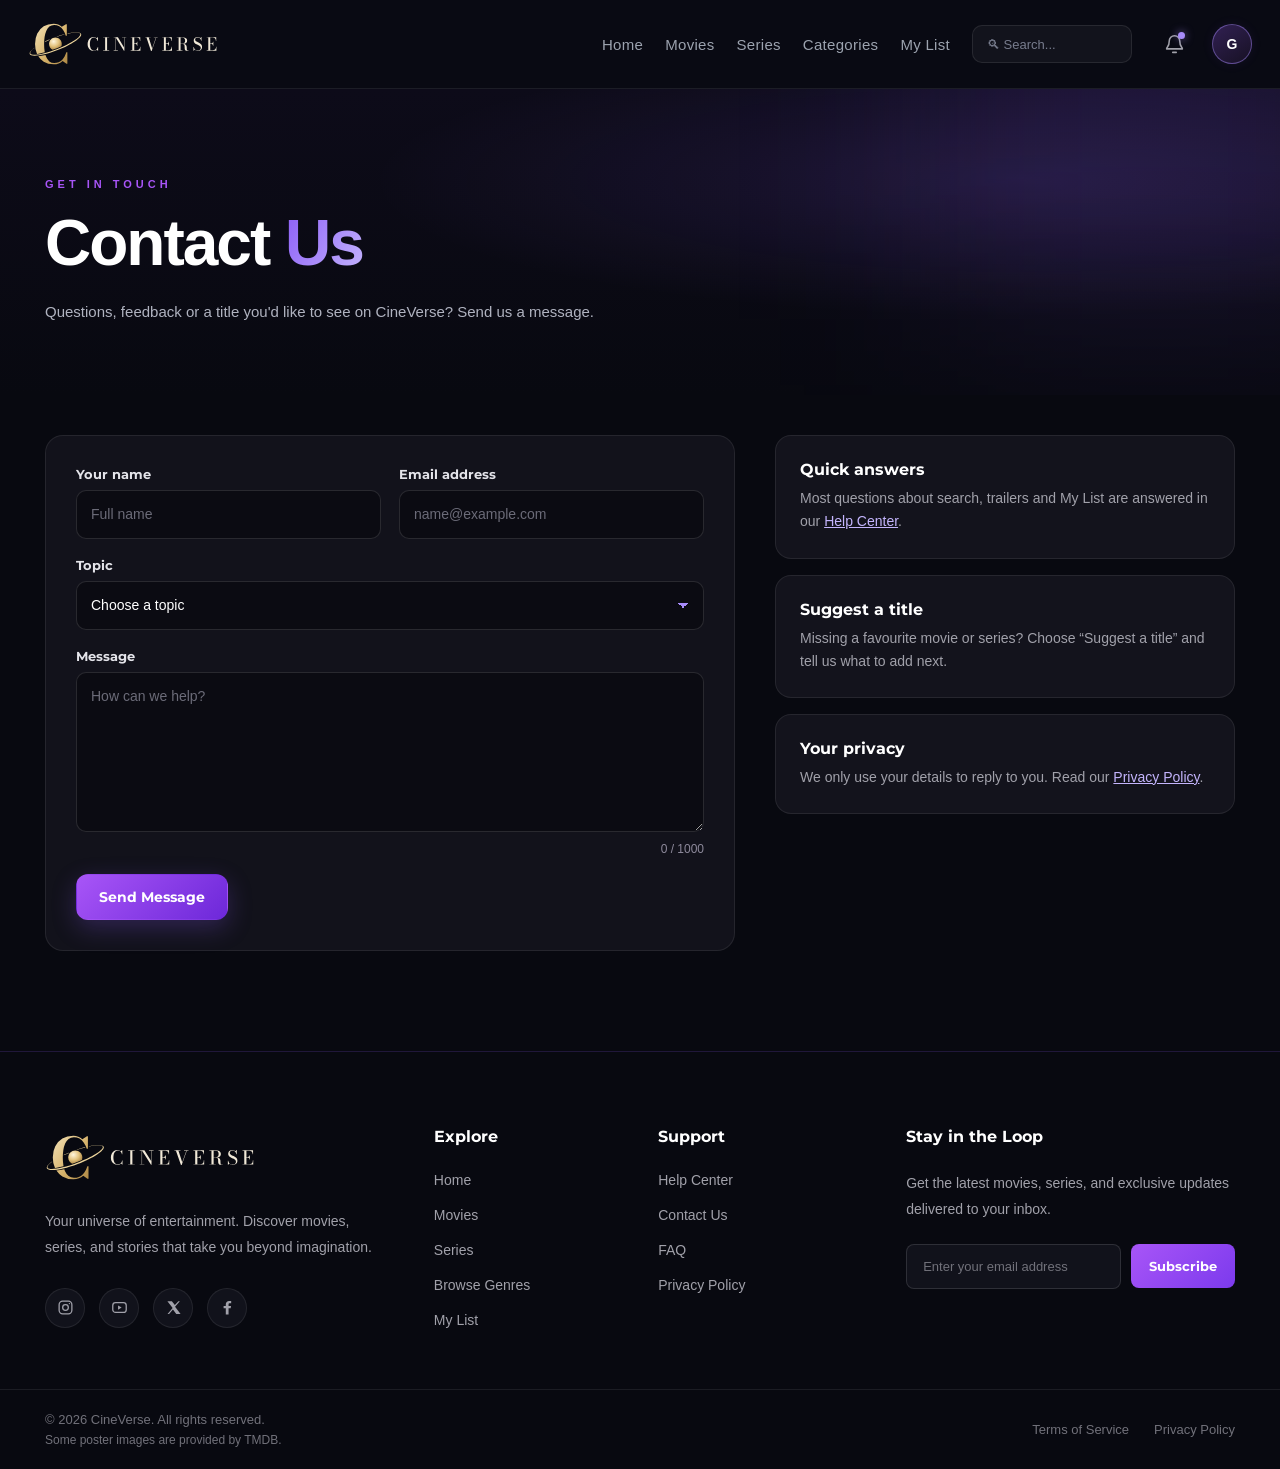
<file: pages/contact.html>
<!DOCTYPE html>
<html lang="en">

<head>
    <meta charset="UTF-8">
    <meta name="viewport" content="width=device-width, initial-scale=1.0">
    <title>CineVerse | Contact Us</title>
    <meta name="description" content="Contact the CineVerse team with questions, feedback or title suggestions.">
    <meta name="theme-color" content="#080910">

    <link rel="icon" href="../Images/logo/favicon.ico" sizes="any">
    <link rel="icon" href="../Images/logo/favicon.svg" type="image/svg+xml">
    <link rel="apple-touch-icon" href="../Images/logo/apple-touch-icon.png">

    <link rel="preconnect" href="https://fonts.googleapis.com">
    <link rel="preconnect" href="https://fonts.gstatic.com" crossorigin>
    <link href="https://fonts.googleapis.com/css2?family=Montserrat:ital,wght@0,400;0,500;0,600;0,700;0,800;0,900;1,800;1,900&display=swap" rel="stylesheet">

    <link rel="stylesheet" href="../CSS/style.css">
    <link rel="stylesheet" href="../CSS/footer.css">
    <link rel="stylesheet" href="../CSS/movies.css">
    <link rel="stylesheet" href="../CSS/components.css">

    <script src="../JS/data.js" defer></script>
    <script src="../JS/database.js" defer></script>
    <script src="../JS/cineverse.js" defer></script>
</head>

<body data-page="contact">

    <a class="cv-skip-link" href="#main">Skip to content</a>

    <!-- HEADER -->

    <header class="header">
        <nav class="navbar" aria-label="Primary">

            <a class="logo-link" href="../index.html" aria-label="CineVerse home">
                <img class="logo" src="../Images/logo/cineverse-logo.svg" alt="CineVerse" width="220" height="58">
            </a>

            <div class="nav-links" id="primary-menu">
                <a href="../index.html">Home</a>
                <a href="../pages/movies.html">Movies</a>
                <a href="../pages/series.html">Series</a>
                <a href="../index.html#categories">Categories</a>
                <a href="../pages/my-list.html">My List</a>

                <form class="search-wrap" role="search" action="../pages/search.html" method="get">
                    <label class="cv-sr-only" for="site-search">Search movies and series</label>
                    <input class="search" id="site-search" name="q" type="search" placeholder="🔍︎ Search..." autocomplete="off">
                </form>
            </div>

            <div class="nav-actions">
                <!-- NOTIFICATION -->
                <div class="cv-menu-wrap">
                    <button class="notification" type="button" aria-label="Notifications" aria-haspopup="true" aria-expanded="false">
                        <svg viewBox="0 0 24 24" width="22" height="22" fill="none" stroke="currentColor" stroke-width="1.8"
                            stroke-linecap="round" stroke-linejoin="round" aria-hidden="true">
                            <path d="M18 8a6 6 0 0 0-12 0c0 7-3 7-3 9h18c0-2-3-2-3-9" />
                            <path d="M10 21h4" />
                        </svg>
                        <span class="notification-dot"></span>
                    </button>
                </div>

                <!-- PROFILE -->
                <div class="cv-menu-wrap">
                    <button class="profile-avatar" type="button" aria-label="Profile menu" aria-haspopup="true" aria-expanded="false">G</button>
                </div>

                <!-- MOBILE MENU -->
                <button class="menu-toggle" type="button" aria-label="Open menu" aria-controls="primary-menu" aria-expanded="false">
                    <span></span><span></span><span></span>
                </button>
            </div>

        </nav>
    </header>

    <main id="main">

        <!-- PAGE HERO -->

        <section class="movies-hero">
            <div class="movies-hero-content">
                <span class="movies-eyebrow">GET IN TOUCH</span>
                <h1>Contact <span>Us</span></h1>
                <p>Questions, feedback or a title you'd like to see on CineVerse? Send us a message.</p>

            </div>
        </section>


        <div class="cv-content">
            <div class="cv-contact-layout">

                <div>
                    <form class="cv-form" data-contact-form novalidate>

                        <div class="cv-field-row">
                            <div class="cv-field">
                                <label for="contact-name">Your name</label>
                                <input id="contact-name" name="name" type="text" autocomplete="name" placeholder="Full name" required aria-describedby="contact-name-error">
                                <p class="cv-field-error" id="contact-name-error" aria-live="polite"></p>
                            </div>

                            <div class="cv-field">
                                <label for="contact-email">Email address</label>
                                <input id="contact-email" name="email" type="email" autocomplete="email" placeholder="name@example.com" required aria-describedby="contact-email-error">
                                <p class="cv-field-error" id="contact-email-error" aria-live="polite"></p>
                            </div>
                        </div>

                        <div class="cv-field">
                            <label for="contact-topic">Topic</label>
                            <select id="contact-topic" name="topic" required aria-describedby="contact-topic-error">
                                <option value="">Choose a topic</option>
                                <option value="general">General question</option>
                                <option value="account">Account &amp; My List</option>
                                <option value="playback">Trailers &amp; playback</option>
                                <option value="suggestion">Suggest a title</option>
                                <option value="feedback">Feedback</option>
                                <option value="business">Business enquiry</option>
                            </select>
                            <p class="cv-field-error" id="contact-topic-error" aria-live="polite"></p>
                        </div>

                        <div class="cv-field">
                            <label for="contact-message">Message</label>
                            <textarea id="contact-message" name="message" maxlength="1000" placeholder="How can we help?" required aria-describedby="contact-message-error"></textarea>
                            <div class="cv-field-hint">
                                <p class="cv-field-error" id="contact-message-error" aria-live="polite"></p>
                                <span data-char-count>0 / 1000</span>
                            </div>
                        </div>

                        <p class="cv-form-status" data-contact-status role="alert"></p>

                        <div>
                            <button class="cv-btn cv-btn-primary" type="submit">Send Message</button>
                        </div>

                    </form>

                    <div class="cv-success" data-contact-success tabindex="-1" hidden>
                        <span class="cv-success-icon">
                            <svg width="28" height="28" viewBox="0 0 24 24" fill="none" stroke="currentColor" stroke-width="2.4" stroke-linecap="round" stroke-linejoin="round" aria-hidden="true"><path d="M5 12.5l4.2 4.2L19 7"/></svg>
                        </span>
                        <h2>Message sent!</h2>
                        <p>Thanks for reaching out. Your reference is <strong data-contact-ref></strong>. We'll reply to <strong data-contact-email></strong> as soon as we can.</p>
                        <button class="cv-btn cv-btn-ghost" type="button" data-contact-again>Send another message</button>
                    </div>
                </div>

                <aside class="cv-aside" aria-label="More ways to get help">
                    <div class="cv-aside-card">
                        <h3>Quick answers</h3>
                        <p>Most questions about search, trailers and My List are answered in our <a href="help.html#faq">Help Center</a>.</p>
                    </div>
                    <div class="cv-aside-card">
                        <h3>Suggest a title</h3>
                        <p>Missing a favourite movie or series? Choose “Suggest a title” and tell us what to add next.</p>
                    </div>
                    <div class="cv-aside-card">
                        <h3>Your privacy</h3>
                        <p>We only use your details to reply to you. Read our <a href="privacy.html">Privacy Policy</a>.</p>
                    </div>
                </aside>

            </div>
        </div>

    </main>

    <!-- =========================================
         CINEVERSE FOOTER
    ========================================= -->

    <footer class="footer">

        <div class="footer-container">

            <!-- COLUMN 1: BRAND -->
            <div class="footer-column footer-brand">

                <img src="../Images/logo/cineverse-logo.svg" alt="CineVerse" class="footer-logo" width="210" height="60" loading="lazy">

                <p class="footer-description">
                    Your universe of entertainment. Discover movies, series, and
                    stories that take you beyond imagination.
                </p>

                <div class="social-links">

                    <!-- INSTAGRAM -->
                    <a href="https://www.instagram.com/" data-social="instagram" target="_blank" rel="noopener" aria-label="CineVerse on Instagram" class="social-link">
                        <svg viewBox="0 0 24 24" fill="none" aria-hidden="true">
                            <rect x="3" y="3" width="18" height="18" rx="5" stroke="currentColor" stroke-width="1.8" />
                            <circle cx="12" cy="12" r="4" stroke="currentColor" stroke-width="1.8" />
                            <circle cx="17.5" cy="6.5" r="1" fill="currentColor" />
                        </svg>
                    </a>

                    <!-- YOUTUBE -->
                    <a href="https://www.youtube.com/" data-social="youtube" target="_blank" rel="noopener" aria-label="CineVerse on YouTube" class="social-link">
                        <svg viewBox="0 0 24 24" fill="none" aria-hidden="true">
                            <rect x="2.5" y="5" width="19" height="14" rx="4" stroke="currentColor" stroke-width="1.8" />
                            <path d="M10 9L15 12L10 15V9Z" fill="currentColor" />
                        </svg>
                    </a>

                    <!-- X -->
                    <a href="https://x.com/" data-social="x" target="_blank" rel="noopener" aria-label="CineVerse on X" class="social-link">
                        <svg viewBox="0 0 24 24" fill="none" aria-hidden="true">
                            <path d="M18.9 3H21L14.2 10.8L22 21H15.9L11.2 14.8L5.8 21H3.6L10.8 12.7L3.4 3H9.7L13.9 8.6L18.9 3Z"
                                fill="currentColor" />
                        </svg>
                    </a>

                    <!-- FACEBOOK -->
                    <a href="https://www.facebook.com/" data-social="facebook" target="_blank" rel="noopener" aria-label="CineVerse on Facebook" class="social-link">
                        <svg viewBox="0 0 24 24" fill="currentColor" aria-hidden="true">
                            <path d="M13.5 22V13.2H16.5L17 9.8H13.5V7.6
                                 C13.5 6.6 13.8 5.9 15.2 5.9H17.2V2.9
                                 C16.3 2.8 15.4 2.7 14.4 2.7
                                 C11.5 2.7 9.6 4.4 9.6 7.5V9.8H6.5V13.2
                                 H9.6V22H13.5Z" />
                        </svg>
                    </a>

                </div>

            </div>


            <!-- COLUMN 2: EXPLORE -->
            <div class="footer-column">

                <h3 class="footer-heading">Explore</h3>

                <ul class="footer-links">
                    <li><a href="../index.html">Home</a></li>
                    <li><a href="../pages/movies.html">Movies</a></li>
                    <li><a href="../pages/series.html">Series</a></li>
                    <li><a href="../index.html#categories">Browse Genres</a></li>
                    <li><a href="../pages/my-list.html">My List</a></li>
                </ul>

            </div>


            <!-- COLUMN 3: SUPPORT -->
            <div class="footer-column">

                <h3 class="footer-heading">Support</h3>

                <ul class="footer-links">
                    <li><a href="../pages/help.html">Help Center</a></li>
                    <li><a href="../pages/contact.html">Contact Us</a></li>
                    <li><a href="../pages/help.html#faq">FAQ</a></li>
                    <li><a href="../pages/privacy.html">Privacy Policy</a></li>
                </ul>

            </div>


            <!-- COLUMN 4: NEWSLETTER -->
            <div class="footer-column footer-newsletter">

                <h3 class="footer-heading">Stay in the Loop</h3>

                <p class="newsletter-description">
                    Get the latest movies, series, and exclusive updates
                    delivered to your inbox.
                </p>

                <form class="newsletter-form" novalidate>
                    <label class="cv-sr-only" for="newsletter-email">Email address</label>
                    <input type="email" id="newsletter-email" name="email" placeholder="Enter your email address" autocomplete="email" required>

                    <button type="submit">
                        Subscribe
                    </button>
                </form>

                <p class="newsletter-status" role="status" aria-live="polite"></p>

            </div>

        </div>


        <!-- =========================================
             FOOTER BOTTOM
        ========================================= -->

        <div class="footer-bottom">

            <div>
                <p class="copyright">
                    © <span data-year>2026</span> CineVerse. All rights reserved.
                </p>
                <p class="footer-credit">Some poster images are provided by TMDB.</p>
            </div>

            <div class="footer-bottom-links">
                <a href="../pages/terms.html">Terms of Service</a>
                <a href="../pages/privacy.html">Privacy Policy</a>
            </div>

        </div>

    </footer>

</body>

</html>
</file>
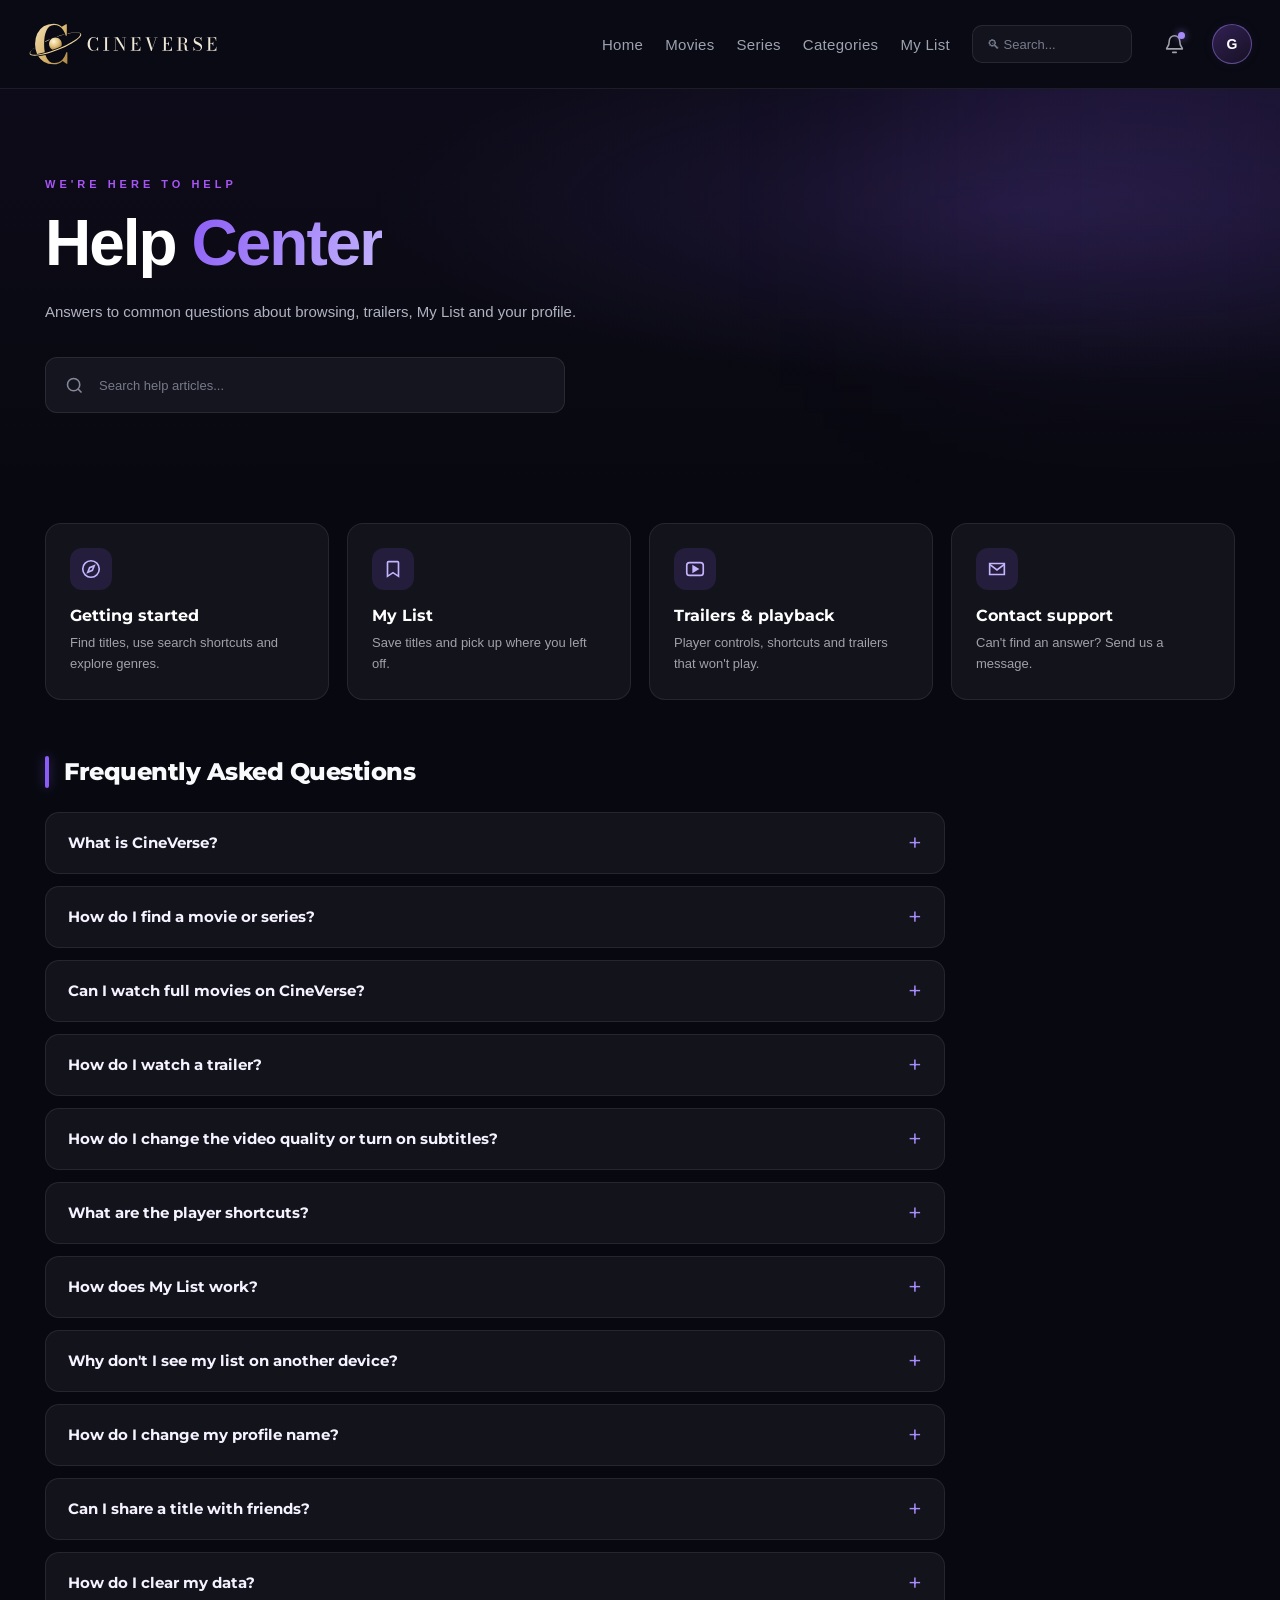
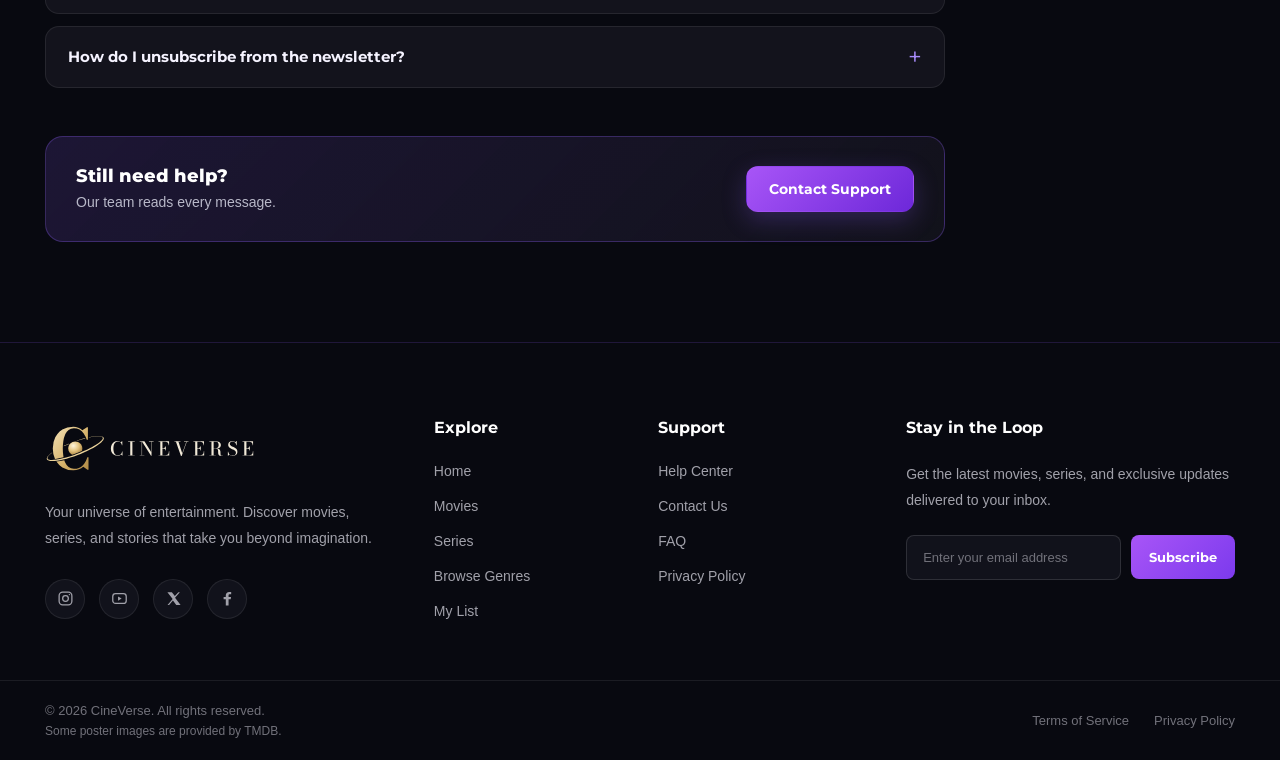
<file: pages/help.html>
<!DOCTYPE html>
<html lang="en">

<head>
    <meta charset="UTF-8">
    <meta name="viewport" content="width=device-width, initial-scale=1.0">
    <title>CineVerse | Help Center</title>
    <meta name="description" content="Answers to common questions about CineVerse: search, trailers, My List and your profile.">
    <meta name="theme-color" content="#080910">

    <link rel="icon" href="../Images/logo/favicon.ico" sizes="any">
    <link rel="icon" href="../Images/logo/favicon.svg" type="image/svg+xml">
    <link rel="apple-touch-icon" href="../Images/logo/apple-touch-icon.png">

    <link rel="preconnect" href="https://fonts.googleapis.com">
    <link rel="preconnect" href="https://fonts.gstatic.com" crossorigin>
    <link href="https://fonts.googleapis.com/css2?family=Montserrat:ital,wght@0,400;0,500;0,600;0,700;0,800;0,900;1,800;1,900&display=swap" rel="stylesheet">

    <link rel="stylesheet" href="../CSS/style.css">
    <link rel="stylesheet" href="../CSS/footer.css">
    <link rel="stylesheet" href="../CSS/movies.css">
    <link rel="stylesheet" href="../CSS/components.css">

    <script src="../JS/data.js" defer></script>
    <script src="../JS/database.js" defer></script>
    <script src="../JS/cineverse.js" defer></script>
</head>

<body data-page="help">

    <a class="cv-skip-link" href="#main">Skip to content</a>

    <!-- HEADER -->

    <header class="header">
        <nav class="navbar" aria-label="Primary">

            <a class="logo-link" href="../index.html" aria-label="CineVerse home">
                <img class="logo" src="../Images/logo/cineverse-logo.svg" alt="CineVerse" width="220" height="58">
            </a>

            <div class="nav-links" id="primary-menu">
                <a href="../index.html">Home</a>
                <a href="../pages/movies.html">Movies</a>
                <a href="../pages/series.html">Series</a>
                <a href="../index.html#categories">Categories</a>
                <a href="../pages/my-list.html">My List</a>

                <form class="search-wrap" role="search" action="../pages/search.html" method="get">
                    <label class="cv-sr-only" for="site-search">Search movies and series</label>
                    <input class="search" id="site-search" name="q" type="search" placeholder="🔍︎ Search..." autocomplete="off">
                </form>
            </div>

            <div class="nav-actions">
                <!-- NOTIFICATION -->
                <div class="cv-menu-wrap">
                    <button class="notification" type="button" aria-label="Notifications" aria-haspopup="true" aria-expanded="false">
                        <svg viewBox="0 0 24 24" width="22" height="22" fill="none" stroke="currentColor" stroke-width="1.8"
                            stroke-linecap="round" stroke-linejoin="round" aria-hidden="true">
                            <path d="M18 8a6 6 0 0 0-12 0c0 7-3 7-3 9h18c0-2-3-2-3-9" />
                            <path d="M10 21h4" />
                        </svg>
                        <span class="notification-dot"></span>
                    </button>
                </div>

                <!-- PROFILE -->
                <div class="cv-menu-wrap">
                    <button class="profile-avatar" type="button" aria-label="Profile menu" aria-haspopup="true" aria-expanded="false">G</button>
                </div>

                <!-- MOBILE MENU -->
                <button class="menu-toggle" type="button" aria-label="Open menu" aria-controls="primary-menu" aria-expanded="false">
                    <span></span><span></span><span></span>
                </button>
            </div>

        </nav>
    </header>

    <main id="main">

        <!-- PAGE HERO -->

        <section class="movies-hero">
            <div class="movies-hero-content">
                <span class="movies-eyebrow">WE'RE HERE TO HELP</span>
                <h1>Help <span>Center</span></h1>
                <p>Answers to common questions about browsing, trailers, My List and your profile.</p>

                <form class="movies-search" role="search">
                    <svg width="21" height="21" viewBox="0 0 24 24" fill="none" stroke="currentColor" stroke-width="1.8" aria-hidden="true"><circle cx="11" cy="11" r="7"/><path d="m20 20-4-4"/></svg>
                    <label class="cv-sr-only" for="faq-search">Search help articles</label>
                    <input id="faq-search" type="search" placeholder="Search help articles..." autocomplete="off" data-faq-search>
                </form>
            </div>
        </section>


        <div class="cv-content">

            <div class="cv-help-grid">
                <a class="cv-help-card" href="#faq">
                    <span class="cv-help-icon"><svg width="22" height="22" viewBox="0 0 24 24" fill="none" stroke="currentColor" stroke-width="1.8" aria-hidden="true"><circle cx="12" cy="12" r="9"/><path d="M15.5 8.5l-2 5-5 2 2-5z"/></svg></span>
                    <h3>Getting started</h3>
                    <p>Find titles, use search shortcuts and explore genres.</p>
                </a>
                <a class="cv-help-card" href="my-list.html">
                    <span class="cv-help-icon"><svg width="22" height="22" viewBox="0 0 24 24" fill="none" stroke="currentColor" stroke-width="1.8" aria-hidden="true"><path d="M7 4h10a1 1 0 0 1 1 1v15l-6-4-6 4V5a1 1 0 0 1 1-1z"/></svg></span>
                    <h3>My List</h3>
                    <p>Save titles and pick up where you left off.</p>
                </a>
                <a class="cv-help-card" href="#faq">
                    <span class="cv-help-icon"><svg width="22" height="22" viewBox="0 0 24 24" fill="none" stroke="currentColor" stroke-width="1.8" aria-hidden="true"><rect x="3" y="5" width="18" height="14" rx="3"/><path d="M10 9l5 3-5 3z" fill="currentColor"/></svg></span>
                    <h3>Trailers & playback</h3>
                    <p>Player controls, shortcuts and trailers that won't play.</p>
                </a>
                <a class="cv-help-card" href="contact.html">
                    <span class="cv-help-icon"><svg width="22" height="22" viewBox="0 0 24 24" fill="none" stroke="currentColor" stroke-width="1.8" aria-hidden="true"><path d="M4 6h16v12H4z"/><path d="M4 7l8 6 8-6"/></svg></span>
                    <h3>Contact support</h3>
                    <p>Can't find an answer? Send us a message.</p>
                </a>
            </div>

            <section id="faq" aria-labelledby="faq-title">
                <div class="cv-section-heading">
                    <span class="movies-title-accent"></span>
                    <h2 id="faq-title">Frequently Asked Questions</h2>
                </div>

                <div class="cv-faq">
                <details class="cv-faq-item">
                    <summary>What is CineVerse?</summary>
                    <div class="cv-faq-answer"><p>CineVerse is your place to discover movies and series. Browse by genre, see what's trending, watch trailers, read what each title is about and save favourites to My List.</p></div>
                </details>
                <details class="cv-faq-item">
                    <summary>How do I find a movie or series?</summary>
                    <div class="cv-faq-answer"><p>Use the search box at the top of any page (press <strong>/</strong> or <strong>Ctrl K</strong>, or <strong>⌘ K</strong> on a Mac). You can search by title, actor, director, genre or year. You can also open <a href="movies.html">Movies</a> or <a href="series.html">Series</a> and filter by genre or sort by rating.</p></div>
                </details>
                <details class="cv-faq-item">
                    <summary>Can I watch full movies on CineVerse?</summary>
                    <div class="cv-faq-answer"><p>Yes. Titles marked <strong>Free</strong> play in full right here: open one and select <strong>Watch Now</strong>. If you stop part-way, the title appears under <strong>Continue Watching</strong> on the homepage so you can pick up where you left off. For other movies, open the title and select <strong>Where to Watch</strong> to see which streaming services have it.</p></div>
                </details>
                <details class="cv-faq-item">
                    <summary>How do I watch a trailer?</summary>
                    <div class="cv-faq-answer"><p>Open any title and select <strong>Play Trailer</strong>. Use the controls under the picture to pause, skip 10 seconds, change the volume or speed, or go full screen. Most trailers come from the studios' YouTube channels; if a studio doesn't allow its trailer on other websites, the player shows a <strong>Watch on YouTube</strong> button instead.</p></div>
                </details>
                <details class="cv-faq-item">
                    <summary>How do I change the video quality or turn on subtitles?</summary>
                    <div class="cv-faq-answer"><p>While a video plays, select the <strong>gear</strong> button at the bottom right and choose <strong>Auto</strong> or a quality such as 720p. Auto picks the best quality for your screen and connection. Select the <strong>subtitles</strong> button next to it to choose a language. CineVerse remembers your choices for next time. Trailers from YouTube use YouTube's own quality and caption settings.</p></div>
                </details>
                <details class="cv-faq-item">
                    <summary>What are the player shortcuts?</summary>
                    <div class="cv-faq-answer"><p><strong>Space</strong> or <strong>K</strong> play or pause, <strong>←</strong> and <strong>→</strong> skip back or forward 10 seconds, <strong>↑</strong> and <strong>↓</strong> change the volume, <strong>M</strong> mutes, <strong>F</strong> switches to full screen, <strong>C</strong> turns subtitles on or off and <strong>Esc</strong> closes the player. On a phone, tap to show the controls and double-tap the left or right side to skip 10 seconds.</p></div>
                </details>
                <details class="cv-faq-item">
                    <summary>How does My List work?</summary>
                    <div class="cv-faq-answer"><p>Select the <strong>＋</strong> button on any poster, or <strong>My List</strong> on a title's details. Saved titles appear on your <a href="my-list.html">My List</a> page. Your list is stored in this browser, so it stays after you close the tab.</p></div>
                </details>
                <details class="cv-faq-item">
                    <summary>Why don't I see my list on another device?</summary>
                    <div class="cv-faq-answer"><p>My List, your profile name and viewing history are stored on the device you're using. Using another browser or device, or clearing your browsing data, starts a fresh list.</p></div>
                </details>
                <details class="cv-faq-item">
                    <summary>How do I change my profile name?</summary>
                    <div class="cv-faq-answer"><p>Select your avatar in the top-right corner, then choose <strong>Add your name</strong> or <strong>Edit profile</strong>. Your avatar shows the first letter of your name.</p></div>
                </details>
                <details class="cv-faq-item">
                    <summary>Can I share a title with friends?</summary>
                    <div class="cv-faq-answer"><p>Yes. Open any title and select the share icon. On phones you'll see your device's share menu; on computers the link is copied so you can paste it anywhere.</p></div>
                </details>
                <details class="cv-faq-item">
                    <summary>How do I clear my data?</summary>
                    <div class="cv-faq-answer"><p>Select your avatar and choose <strong>Clear my data</strong>. This removes My List, recently viewed titles and your profile name from this browser.</p></div>
                </details>
                <details class="cv-faq-item">
                    <summary>How do I unsubscribe from the newsletter?</summary>
                    <div class="cv-faq-answer"><p>Every newsletter email includes an unsubscribe link. You can also <a href="contact.html?topic=account">contact us</a> and we'll remove your address.</p></div>
                </details>
                </div>

                <div class="cv-empty" data-faq-empty hidden>
                    <h3>No answers found</h3>
                    <p>Try different words, or send us a message and we'll help.</p>
                    <a class="cv-btn cv-btn-primary" href="contact.html">Contact Us</a>
                </div>
            </section>

            <div class="cv-cta-band">
                <div>
                    <h3>Still need help?</h3>
                    <p>Our team reads every message.</p>
                </div>
                <a class="cv-btn cv-btn-primary" href="contact.html">Contact Support</a>
            </div>

        </div>

    </main>

    <!-- =========================================
         CINEVERSE FOOTER
    ========================================= -->

    <footer class="footer">

        <div class="footer-container">

            <!-- COLUMN 1: BRAND -->
            <div class="footer-column footer-brand">

                <img src="../Images/logo/cineverse-logo.svg" alt="CineVerse" class="footer-logo" width="210" height="60" loading="lazy">

                <p class="footer-description">
                    Your universe of entertainment. Discover movies, series, and
                    stories that take you beyond imagination.
                </p>

                <div class="social-links">

                    <!-- INSTAGRAM -->
                    <a href="https://www.instagram.com/" data-social="instagram" target="_blank" rel="noopener" aria-label="CineVerse on Instagram" class="social-link">
                        <svg viewBox="0 0 24 24" fill="none" aria-hidden="true">
                            <rect x="3" y="3" width="18" height="18" rx="5" stroke="currentColor" stroke-width="1.8" />
                            <circle cx="12" cy="12" r="4" stroke="currentColor" stroke-width="1.8" />
                            <circle cx="17.5" cy="6.5" r="1" fill="currentColor" />
                        </svg>
                    </a>

                    <!-- YOUTUBE -->
                    <a href="https://www.youtube.com/" data-social="youtube" target="_blank" rel="noopener" aria-label="CineVerse on YouTube" class="social-link">
                        <svg viewBox="0 0 24 24" fill="none" aria-hidden="true">
                            <rect x="2.5" y="5" width="19" height="14" rx="4" stroke="currentColor" stroke-width="1.8" />
                            <path d="M10 9L15 12L10 15V9Z" fill="currentColor" />
                        </svg>
                    </a>

                    <!-- X -->
                    <a href="https://x.com/" data-social="x" target="_blank" rel="noopener" aria-label="CineVerse on X" class="social-link">
                        <svg viewBox="0 0 24 24" fill="none" aria-hidden="true">
                            <path d="M18.9 3H21L14.2 10.8L22 21H15.9L11.2 14.8L5.8 21H3.6L10.8 12.7L3.4 3H9.7L13.9 8.6L18.9 3Z"
                                fill="currentColor" />
                        </svg>
                    </a>

                    <!-- FACEBOOK -->
                    <a href="https://www.facebook.com/" data-social="facebook" target="_blank" rel="noopener" aria-label="CineVerse on Facebook" class="social-link">
                        <svg viewBox="0 0 24 24" fill="currentColor" aria-hidden="true">
                            <path d="M13.5 22V13.2H16.5L17 9.8H13.5V7.6
                                 C13.5 6.6 13.8 5.9 15.2 5.9H17.2V2.9
                                 C16.3 2.8 15.4 2.7 14.4 2.7
                                 C11.5 2.7 9.6 4.4 9.6 7.5V9.8H6.5V13.2
                                 H9.6V22H13.5Z" />
                        </svg>
                    </a>

                </div>

            </div>


            <!-- COLUMN 2: EXPLORE -->
            <div class="footer-column">

                <h3 class="footer-heading">Explore</h3>

                <ul class="footer-links">
                    <li><a href="../index.html">Home</a></li>
                    <li><a href="../pages/movies.html">Movies</a></li>
                    <li><a href="../pages/series.html">Series</a></li>
                    <li><a href="../index.html#categories">Browse Genres</a></li>
                    <li><a href="../pages/my-list.html">My List</a></li>
                </ul>

            </div>


            <!-- COLUMN 3: SUPPORT -->
            <div class="footer-column">

                <h3 class="footer-heading">Support</h3>

                <ul class="footer-links">
                    <li><a href="../pages/help.html">Help Center</a></li>
                    <li><a href="../pages/contact.html">Contact Us</a></li>
                    <li><a href="../pages/help.html#faq">FAQ</a></li>
                    <li><a href="../pages/privacy.html">Privacy Policy</a></li>
                </ul>

            </div>


            <!-- COLUMN 4: NEWSLETTER -->
            <div class="footer-column footer-newsletter">

                <h3 class="footer-heading">Stay in the Loop</h3>

                <p class="newsletter-description">
                    Get the latest movies, series, and exclusive updates
                    delivered to your inbox.
                </p>

                <form class="newsletter-form" novalidate>
                    <label class="cv-sr-only" for="newsletter-email">Email address</label>
                    <input type="email" id="newsletter-email" name="email" placeholder="Enter your email address" autocomplete="email" required>

                    <button type="submit">
                        Subscribe
                    </button>
                </form>

                <p class="newsletter-status" role="status" aria-live="polite"></p>

            </div>

        </div>


        <!-- =========================================
             FOOTER BOTTOM
        ========================================= -->

        <div class="footer-bottom">

            <div>
                <p class="copyright">
                    © <span data-year>2026</span> CineVerse. All rights reserved.
                </p>
                <p class="footer-credit">Some poster images are provided by TMDB.</p>
            </div>

            <div class="footer-bottom-links">
                <a href="../pages/terms.html">Terms of Service</a>
                <a href="../pages/privacy.html">Privacy Policy</a>
            </div>

        </div>

    </footer>

</body>

</html>
</file>
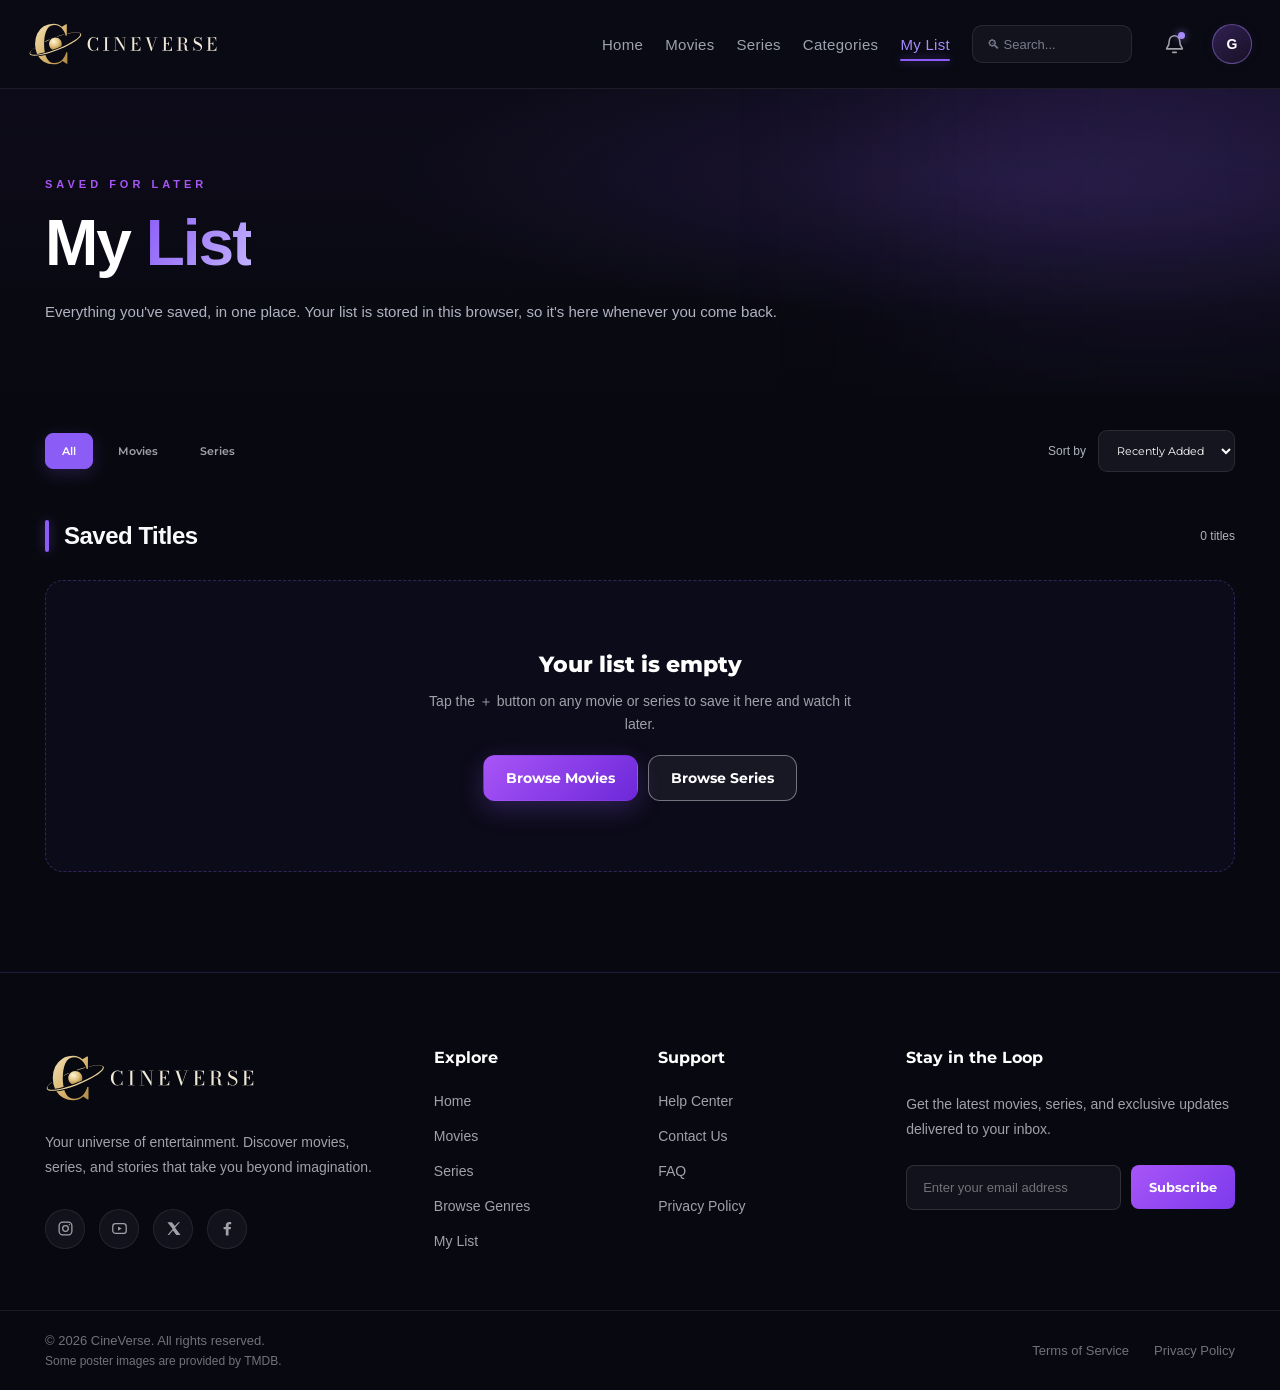
<file: pages/my-list.html>
<!DOCTYPE html>
<html lang="en">

<head>
    <meta charset="UTF-8">
    <meta name="viewport" content="width=device-width, initial-scale=1.0">
    <title>CineVerse | My List</title>
    <meta name="description" content="Your saved movies and series on CineVerse.">
    <meta name="theme-color" content="#080910">

    <link rel="icon" href="../Images/logo/favicon.ico" sizes="any">
    <link rel="icon" href="../Images/logo/favicon.svg" type="image/svg+xml">
    <link rel="apple-touch-icon" href="../Images/logo/apple-touch-icon.png">

    <link rel="preconnect" href="https://fonts.googleapis.com">
    <link rel="preconnect" href="https://fonts.gstatic.com" crossorigin>
    <link href="https://fonts.googleapis.com/css2?family=Montserrat:ital,wght@0,400;0,500;0,600;0,700;0,800;0,900;1,800;1,900&display=swap" rel="stylesheet">

    <link rel="stylesheet" href="../CSS/style.css">
    <link rel="stylesheet" href="../CSS/footer.css">
    <link rel="stylesheet" href="../CSS/movies.css">
    <link rel="stylesheet" href="../CSS/components.css">

    <script src="../JS/data.js" defer></script>
    <script src="../JS/database.js" defer></script>
    <script src="../JS/cineverse.js" defer></script>
</head>

<body data-page="my-list">

    <a class="cv-skip-link" href="#main">Skip to content</a>

    <!-- HEADER -->

    <header class="header">
        <nav class="navbar" aria-label="Primary">

            <a class="logo-link" href="../index.html" aria-label="CineVerse home">
                <img class="logo" src="../Images/logo/cineverse-logo.svg" alt="CineVerse" width="220" height="58">
            </a>

            <div class="nav-links" id="primary-menu">
                <a href="../index.html">Home</a>
                <a href="../pages/movies.html">Movies</a>
                <a href="../pages/series.html">Series</a>
                <a href="../index.html#categories">Categories</a>
                <a href="../pages/my-list.html" class="active" aria-current="page">My List</a>

                <form class="search-wrap" role="search" action="../pages/search.html" method="get">
                    <label class="cv-sr-only" for="site-search">Search movies and series</label>
                    <input class="search" id="site-search" name="q" type="search" placeholder="🔍︎ Search..." autocomplete="off">
                </form>
            </div>

            <div class="nav-actions">
                <!-- NOTIFICATION -->
                <div class="cv-menu-wrap">
                    <button class="notification" type="button" aria-label="Notifications" aria-haspopup="true" aria-expanded="false">
                        <svg viewBox="0 0 24 24" width="22" height="22" fill="none" stroke="currentColor" stroke-width="1.8"
                            stroke-linecap="round" stroke-linejoin="round" aria-hidden="true">
                            <path d="M18 8a6 6 0 0 0-12 0c0 7-3 7-3 9h18c0-2-3-2-3-9" />
                            <path d="M10 21h4" />
                        </svg>
                        <span class="notification-dot"></span>
                    </button>
                </div>

                <!-- PROFILE -->
                <div class="cv-menu-wrap">
                    <button class="profile-avatar" type="button" aria-label="Profile menu" aria-haspopup="true" aria-expanded="false">G</button>
                </div>

                <!-- MOBILE MENU -->
                <button class="menu-toggle" type="button" aria-label="Open menu" aria-controls="primary-menu" aria-expanded="false">
                    <span></span><span></span><span></span>
                </button>
            </div>

        </nav>
    </header>

    <main id="main">

        <!-- PAGE HERO -->

        <section class="movies-hero">
            <div class="movies-hero-content">
                <span class="movies-eyebrow">SAVED FOR LATER</span>
                <h1>My <span>List</span></h1>
                <p>Everything you've saved, in one place. Your list is stored in this browser, so it's here whenever you come back.</p>

            </div>
        </section>


        <section class="movie-browser" aria-label="My List">

            <div class="movie-browser-top">

                <div class="movie-filters" data-type-filters aria-label="Filter by type">
                    <button class="filter-btn active" type="button" data-type="all" aria-pressed="true">All</button>
                    <button class="filter-btn" type="button" data-type="movie" aria-pressed="false">Movies</button>
                    <button class="filter-btn" type="button" data-type="series" aria-pressed="false">Series</button>
                </div>

                <div class="sort-wrapper">
                    <label for="sort-select">Sort by</label>
                    <select class="sort-select" id="sort-select" data-sort>
                        <option value="recent">Recently Added</option>
                        <option value="az">A–Z</option>
                        <option value="rating">Top Rated</option>
                    </select>
                    <button class="cv-btn cv-btn-ghost cv-btn-sm" type="button" data-clear-list hidden>Clear all</button>
                </div>

            </div>

            <div class="movies-section-header">
                <div class="movies-section-title">
                    <span class="movies-title-accent"></span>
                    <h2>Saved Titles</h2>
                </div>
                <div class="cv-results-meta">
                    <p data-results-count aria-live="polite"></p>
                </div>
            </div>

            <div class="movies-grid" data-mylist-grid></div>

        </section>

    </main>

    <!-- =========================================
         CINEVERSE FOOTER
    ========================================= -->

    <footer class="footer">

        <div class="footer-container">

            <!-- COLUMN 1: BRAND -->
            <div class="footer-column footer-brand">

                <img src="../Images/logo/cineverse-logo.svg" alt="CineVerse" class="footer-logo" width="210" height="60" loading="lazy">

                <p class="footer-description">
                    Your universe of entertainment. Discover movies, series, and
                    stories that take you beyond imagination.
                </p>

                <div class="social-links">

                    <!-- INSTAGRAM -->
                    <a href="https://www.instagram.com/" data-social="instagram" target="_blank" rel="noopener" aria-label="CineVerse on Instagram" class="social-link">
                        <svg viewBox="0 0 24 24" fill="none" aria-hidden="true">
                            <rect x="3" y="3" width="18" height="18" rx="5" stroke="currentColor" stroke-width="1.8" />
                            <circle cx="12" cy="12" r="4" stroke="currentColor" stroke-width="1.8" />
                            <circle cx="17.5" cy="6.5" r="1" fill="currentColor" />
                        </svg>
                    </a>

                    <!-- YOUTUBE -->
                    <a href="https://www.youtube.com/" data-social="youtube" target="_blank" rel="noopener" aria-label="CineVerse on YouTube" class="social-link">
                        <svg viewBox="0 0 24 24" fill="none" aria-hidden="true">
                            <rect x="2.5" y="5" width="19" height="14" rx="4" stroke="currentColor" stroke-width="1.8" />
                            <path d="M10 9L15 12L10 15V9Z" fill="currentColor" />
                        </svg>
                    </a>

                    <!-- X -->
                    <a href="https://x.com/" data-social="x" target="_blank" rel="noopener" aria-label="CineVerse on X" class="social-link">
                        <svg viewBox="0 0 24 24" fill="none" aria-hidden="true">
                            <path d="M18.9 3H21L14.2 10.8L22 21H15.9L11.2 14.8L5.8 21H3.6L10.8 12.7L3.4 3H9.7L13.9 8.6L18.9 3Z"
                                fill="currentColor" />
                        </svg>
                    </a>

                    <!-- FACEBOOK -->
                    <a href="https://www.facebook.com/" data-social="facebook" target="_blank" rel="noopener" aria-label="CineVerse on Facebook" class="social-link">
                        <svg viewBox="0 0 24 24" fill="currentColor" aria-hidden="true">
                            <path d="M13.5 22V13.2H16.5L17 9.8H13.5V7.6
                                 C13.5 6.6 13.8 5.9 15.2 5.9H17.2V2.9
                                 C16.3 2.8 15.4 2.7 14.4 2.7
                                 C11.5 2.7 9.6 4.4 9.6 7.5V9.8H6.5V13.2
                                 H9.6V22H13.5Z" />
                        </svg>
                    </a>

                </div>

            </div>


            <!-- COLUMN 2: EXPLORE -->
            <div class="footer-column">

                <h3 class="footer-heading">Explore</h3>

                <ul class="footer-links">
                    <li><a href="../index.html">Home</a></li>
                    <li><a href="../pages/movies.html">Movies</a></li>
                    <li><a href="../pages/series.html">Series</a></li>
                    <li><a href="../index.html#categories">Browse Genres</a></li>
                    <li><a href="../pages/my-list.html">My List</a></li>
                </ul>

            </div>


            <!-- COLUMN 3: SUPPORT -->
            <div class="footer-column">

                <h3 class="footer-heading">Support</h3>

                <ul class="footer-links">
                    <li><a href="../pages/help.html">Help Center</a></li>
                    <li><a href="../pages/contact.html">Contact Us</a></li>
                    <li><a href="../pages/help.html#faq">FAQ</a></li>
                    <li><a href="../pages/privacy.html">Privacy Policy</a></li>
                </ul>

            </div>


            <!-- COLUMN 4: NEWSLETTER -->
            <div class="footer-column footer-newsletter">

                <h3 class="footer-heading">Stay in the Loop</h3>

                <p class="newsletter-description">
                    Get the latest movies, series, and exclusive updates
                    delivered to your inbox.
                </p>

                <form class="newsletter-form" novalidate>
                    <label class="cv-sr-only" for="newsletter-email">Email address</label>
                    <input type="email" id="newsletter-email" name="email" placeholder="Enter your email address" autocomplete="email" required>

                    <button type="submit">
                        Subscribe
                    </button>
                </form>

                <p class="newsletter-status" role="status" aria-live="polite"></p>

            </div>

        </div>


        <!-- =========================================
             FOOTER BOTTOM
        ========================================= -->

        <div class="footer-bottom">

            <div>
                <p class="copyright">
                    © <span data-year>2026</span> CineVerse. All rights reserved.
                </p>
                <p class="footer-credit">Some poster images are provided by TMDB.</p>
            </div>

            <div class="footer-bottom-links">
                <a href="../pages/terms.html">Terms of Service</a>
                <a href="../pages/privacy.html">Privacy Policy</a>
            </div>

        </div>

    </footer>

</body>

</html>
</file>
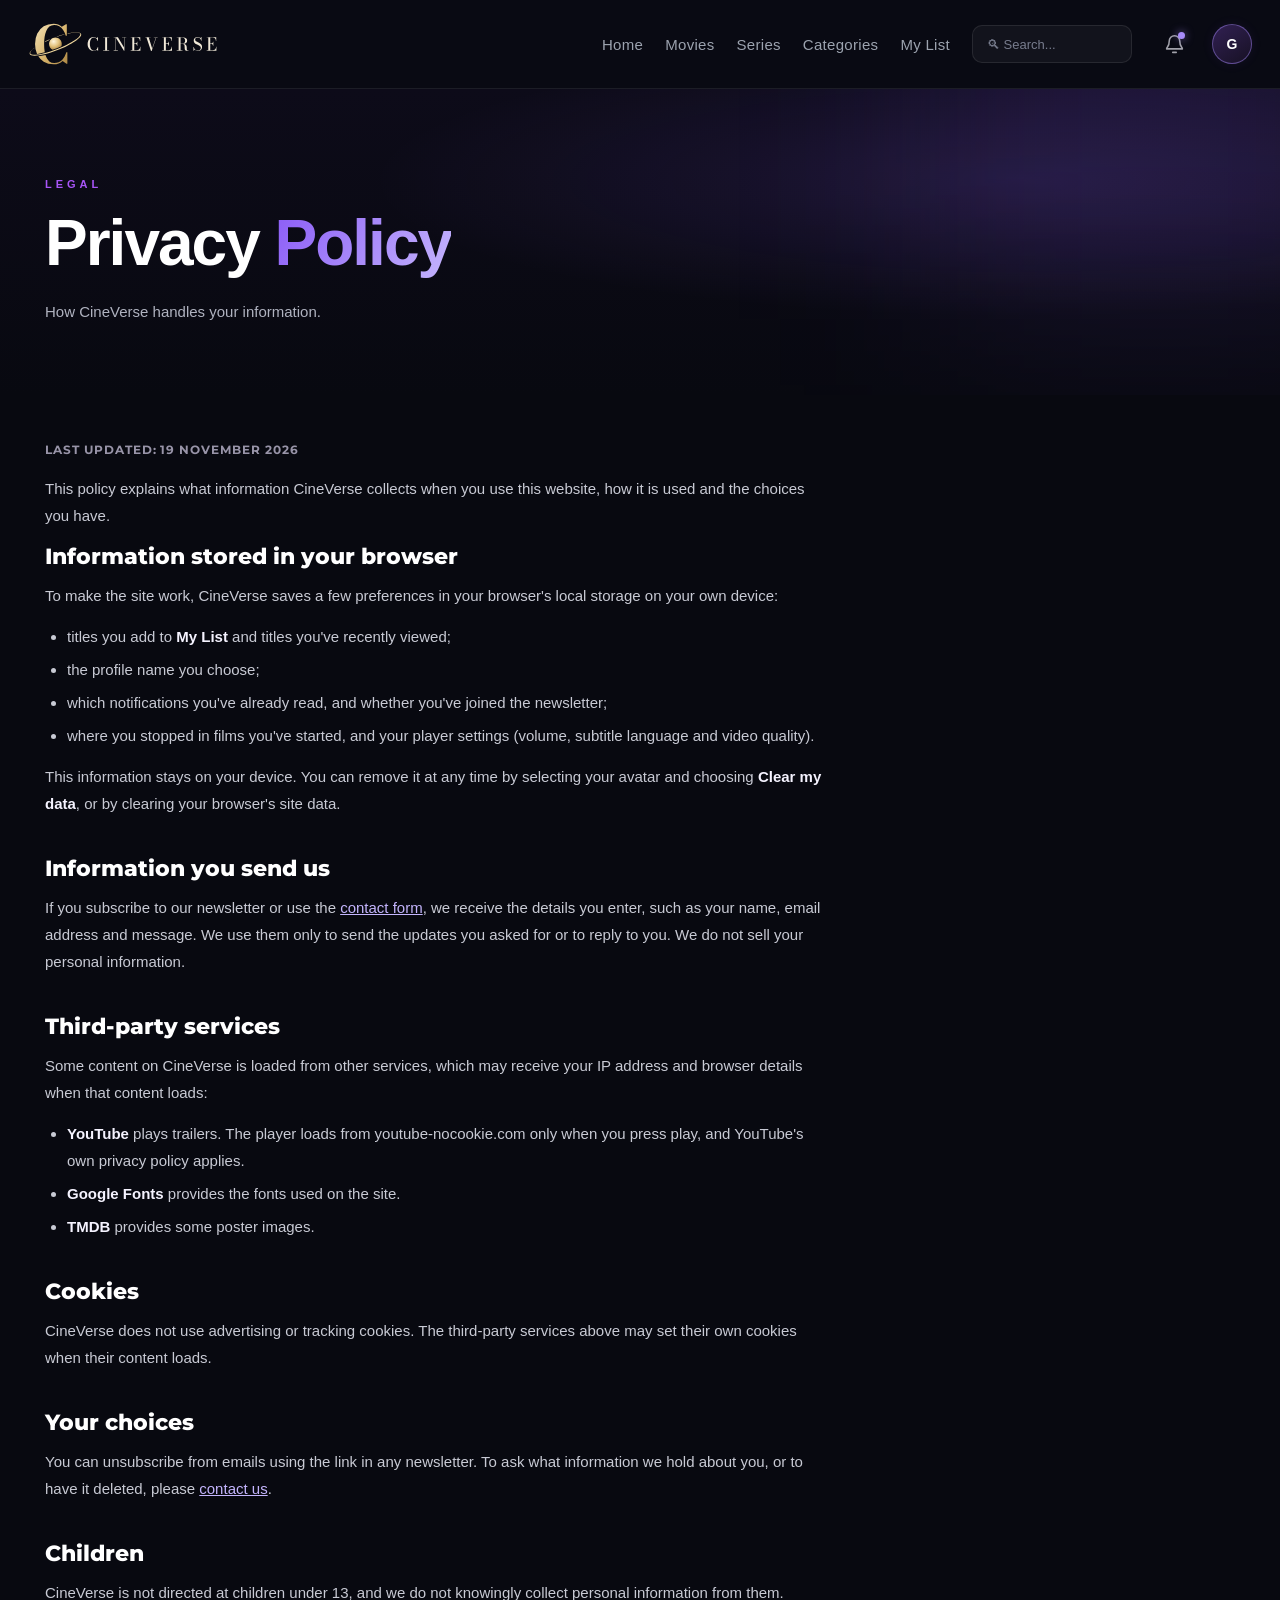
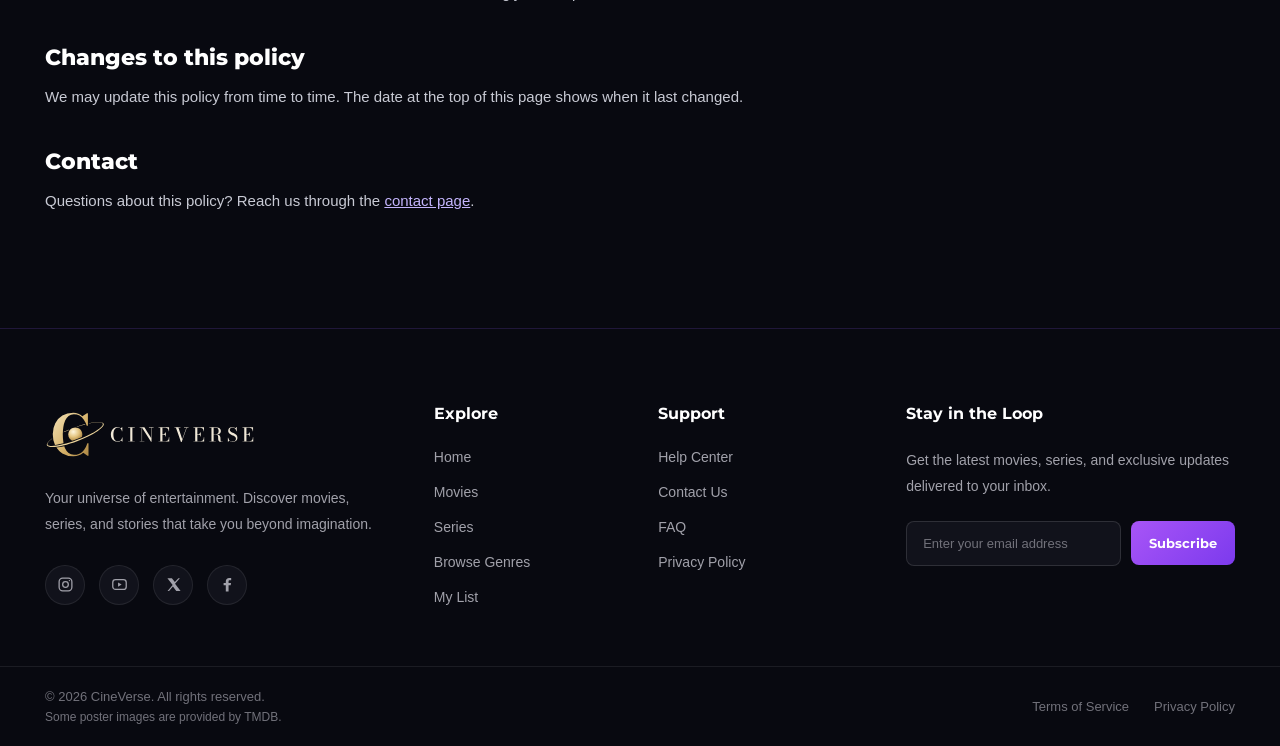
<file: pages/privacy.html>
<!DOCTYPE html>
<html lang="en">

<head>
    <meta charset="UTF-8">
    <meta name="viewport" content="width=device-width, initial-scale=1.0">
    <title>CineVerse | Privacy Policy</title>
    <meta name="description" content="How CineVerse handles your information.">
    <meta name="theme-color" content="#080910">

    <link rel="icon" href="../Images/logo/favicon.ico" sizes="any">
    <link rel="icon" href="../Images/logo/favicon.svg" type="image/svg+xml">
    <link rel="apple-touch-icon" href="../Images/logo/apple-touch-icon.png">

    <link rel="preconnect" href="https://fonts.googleapis.com">
    <link rel="preconnect" href="https://fonts.gstatic.com" crossorigin>
    <link href="https://fonts.googleapis.com/css2?family=Montserrat:ital,wght@0,400;0,500;0,600;0,700;0,800;0,900;1,800;1,900&display=swap" rel="stylesheet">

    <link rel="stylesheet" href="../CSS/style.css">
    <link rel="stylesheet" href="../CSS/footer.css">
    <link rel="stylesheet" href="../CSS/movies.css">
    <link rel="stylesheet" href="../CSS/components.css">

    <script src="../JS/data.js" defer></script>
    <script src="../JS/database.js" defer></script>
    <script src="../JS/cineverse.js" defer></script>
</head>

<body data-page="privacy">

    <a class="cv-skip-link" href="#main">Skip to content</a>

    <!-- HEADER -->

    <header class="header">
        <nav class="navbar" aria-label="Primary">

            <a class="logo-link" href="../index.html" aria-label="CineVerse home">
                <img class="logo" src="../Images/logo/cineverse-logo.svg" alt="CineVerse" width="220" height="58">
            </a>

            <div class="nav-links" id="primary-menu">
                <a href="../index.html">Home</a>
                <a href="../pages/movies.html">Movies</a>
                <a href="../pages/series.html">Series</a>
                <a href="../index.html#categories">Categories</a>
                <a href="../pages/my-list.html">My List</a>

                <form class="search-wrap" role="search" action="../pages/search.html" method="get">
                    <label class="cv-sr-only" for="site-search">Search movies and series</label>
                    <input class="search" id="site-search" name="q" type="search" placeholder="🔍︎ Search..." autocomplete="off">
                </form>
            </div>

            <div class="nav-actions">
                <!-- NOTIFICATION -->
                <div class="cv-menu-wrap">
                    <button class="notification" type="button" aria-label="Notifications" aria-haspopup="true" aria-expanded="false">
                        <svg viewBox="0 0 24 24" width="22" height="22" fill="none" stroke="currentColor" stroke-width="1.8"
                            stroke-linecap="round" stroke-linejoin="round" aria-hidden="true">
                            <path d="M18 8a6 6 0 0 0-12 0c0 7-3 7-3 9h18c0-2-3-2-3-9" />
                            <path d="M10 21h4" />
                        </svg>
                        <span class="notification-dot"></span>
                    </button>
                </div>

                <!-- PROFILE -->
                <div class="cv-menu-wrap">
                    <button class="profile-avatar" type="button" aria-label="Profile menu" aria-haspopup="true" aria-expanded="false">G</button>
                </div>

                <!-- MOBILE MENU -->
                <button class="menu-toggle" type="button" aria-label="Open menu" aria-controls="primary-menu" aria-expanded="false">
                    <span></span><span></span><span></span>
                </button>
            </div>

        </nav>
    </header>

    <main id="main">

        <!-- PAGE HERO -->

        <section class="movies-hero">
            <div class="movies-hero-content">
                <span class="movies-eyebrow">LEGAL</span>
                <h1>Privacy <span>Policy</span></h1>
                <p>How CineVerse handles your information.</p>

            </div>
        </section>


        <div class="cv-content">
            <article class="cv-prose">
                <span class="cv-updated">Last updated: 19 November 2026</span>

                <p>This policy explains what information CineVerse collects when you use this website, how it is used and the choices you have.</p>

                <h2>Information stored in your browser</h2>
                <p>To make the site work, CineVerse saves a few preferences in your browser's local storage on your own device:</p>
                <ul>
                    <li>titles you add to <strong>My List</strong> and titles you've recently viewed;</li>
                    <li>the profile name you choose;</li>
                    <li>which notifications you've already read, and whether you've joined the newsletter;</li>
                    <li>where you stopped in films you've started, and your player settings (volume, subtitle language and video quality).</li>
                </ul>
                <p>This information stays on your device. You can remove it at any time by selecting your avatar and choosing <strong>Clear my data</strong>, or by clearing your browser's site data.</p>

                <h2>Information you send us</h2>
                <p>If you subscribe to our newsletter or use the <a href="contact.html">contact form</a>, we receive the details you enter, such as your name, email address and message. We use them only to send the updates you asked for or to reply to you. We do not sell your personal information.</p>

                <h2>Third-party services</h2>
                <p>Some content on CineVerse is loaded from other services, which may receive your IP address and browser details when that content loads:</p>
                <ul>
                    <li><strong>YouTube</strong> plays trailers. The player loads from youtube-nocookie.com only when you press play, and YouTube's own privacy policy applies.</li>
                    <li><strong>Google Fonts</strong> provides the fonts used on the site.</li>
                    <li><strong>TMDB</strong> provides some poster images.</li>
                </ul>

                <h2>Cookies</h2>
                <p>CineVerse does not use advertising or tracking cookies. The third-party services above may set their own cookies when their content loads.</p>

                <h2>Your choices</h2>
                <p>You can unsubscribe from emails using the link in any newsletter. To ask what information we hold about you, or to have it deleted, please <a href="contact.html">contact us</a>.</p>

                <h2>Children</h2>
                <p>CineVerse is not directed at children under 13, and we do not knowingly collect personal information from them.</p>

                <h2>Changes to this policy</h2>
                <p>We may update this policy from time to time. The date at the top of this page shows when it last changed.</p>

                <h2>Contact</h2>
                <p>Questions about this policy? Reach us through the <a href="contact.html">contact page</a>.</p>
            </article>
        </div>

    </main>

    <!-- =========================================
         CINEVERSE FOOTER
    ========================================= -->

    <footer class="footer">

        <div class="footer-container">

            <!-- COLUMN 1: BRAND -->
            <div class="footer-column footer-brand">

                <img src="../Images/logo/cineverse-logo.svg" alt="CineVerse" class="footer-logo" width="210" height="60" loading="lazy">

                <p class="footer-description">
                    Your universe of entertainment. Discover movies, series, and
                    stories that take you beyond imagination.
                </p>

                <div class="social-links">

                    <!-- INSTAGRAM -->
                    <a href="https://www.instagram.com/" data-social="instagram" target="_blank" rel="noopener" aria-label="CineVerse on Instagram" class="social-link">
                        <svg viewBox="0 0 24 24" fill="none" aria-hidden="true">
                            <rect x="3" y="3" width="18" height="18" rx="5" stroke="currentColor" stroke-width="1.8" />
                            <circle cx="12" cy="12" r="4" stroke="currentColor" stroke-width="1.8" />
                            <circle cx="17.5" cy="6.5" r="1" fill="currentColor" />
                        </svg>
                    </a>

                    <!-- YOUTUBE -->
                    <a href="https://www.youtube.com/" data-social="youtube" target="_blank" rel="noopener" aria-label="CineVerse on YouTube" class="social-link">
                        <svg viewBox="0 0 24 24" fill="none" aria-hidden="true">
                            <rect x="2.5" y="5" width="19" height="14" rx="4" stroke="currentColor" stroke-width="1.8" />
                            <path d="M10 9L15 12L10 15V9Z" fill="currentColor" />
                        </svg>
                    </a>

                    <!-- X -->
                    <a href="https://x.com/" data-social="x" target="_blank" rel="noopener" aria-label="CineVerse on X" class="social-link">
                        <svg viewBox="0 0 24 24" fill="none" aria-hidden="true">
                            <path d="M18.9 3H21L14.2 10.8L22 21H15.9L11.2 14.8L5.8 21H3.6L10.8 12.7L3.4 3H9.7L13.9 8.6L18.9 3Z"
                                fill="currentColor" />
                        </svg>
                    </a>

                    <!-- FACEBOOK -->
                    <a href="https://www.facebook.com/" data-social="facebook" target="_blank" rel="noopener" aria-label="CineVerse on Facebook" class="social-link">
                        <svg viewBox="0 0 24 24" fill="currentColor" aria-hidden="true">
                            <path d="M13.5 22V13.2H16.5L17 9.8H13.5V7.6
                                 C13.5 6.6 13.8 5.9 15.2 5.9H17.2V2.9
                                 C16.3 2.8 15.4 2.7 14.4 2.7
                                 C11.5 2.7 9.6 4.4 9.6 7.5V9.8H6.5V13.2
                                 H9.6V22H13.5Z" />
                        </svg>
                    </a>

                </div>

            </div>


            <!-- COLUMN 2: EXPLORE -->
            <div class="footer-column">

                <h3 class="footer-heading">Explore</h3>

                <ul class="footer-links">
                    <li><a href="../index.html">Home</a></li>
                    <li><a href="../pages/movies.html">Movies</a></li>
                    <li><a href="../pages/series.html">Series</a></li>
                    <li><a href="../index.html#categories">Browse Genres</a></li>
                    <li><a href="../pages/my-list.html">My List</a></li>
                </ul>

            </div>


            <!-- COLUMN 3: SUPPORT -->
            <div class="footer-column">

                <h3 class="footer-heading">Support</h3>

                <ul class="footer-links">
                    <li><a href="../pages/help.html">Help Center</a></li>
                    <li><a href="../pages/contact.html">Contact Us</a></li>
                    <li><a href="../pages/help.html#faq">FAQ</a></li>
                    <li><a href="../pages/privacy.html">Privacy Policy</a></li>
                </ul>

            </div>


            <!-- COLUMN 4: NEWSLETTER -->
            <div class="footer-column footer-newsletter">

                <h3 class="footer-heading">Stay in the Loop</h3>

                <p class="newsletter-description">
                    Get the latest movies, series, and exclusive updates
                    delivered to your inbox.
                </p>

                <form class="newsletter-form" novalidate>
                    <label class="cv-sr-only" for="newsletter-email">Email address</label>
                    <input type="email" id="newsletter-email" name="email" placeholder="Enter your email address" autocomplete="email" required>

                    <button type="submit">
                        Subscribe
                    </button>
                </form>

                <p class="newsletter-status" role="status" aria-live="polite"></p>

            </div>

        </div>


        <!-- =========================================
             FOOTER BOTTOM
        ========================================= -->

        <div class="footer-bottom">

            <div>
                <p class="copyright">
                    © <span data-year>2026</span> CineVerse. All rights reserved.
                </p>
                <p class="footer-credit">Some poster images are provided by TMDB.</p>
            </div>

            <div class="footer-bottom-links">
                <a href="../pages/terms.html">Terms of Service</a>
                <a href="../pages/privacy.html">Privacy Policy</a>
            </div>

        </div>

    </footer>

</body>

</html>
</file>
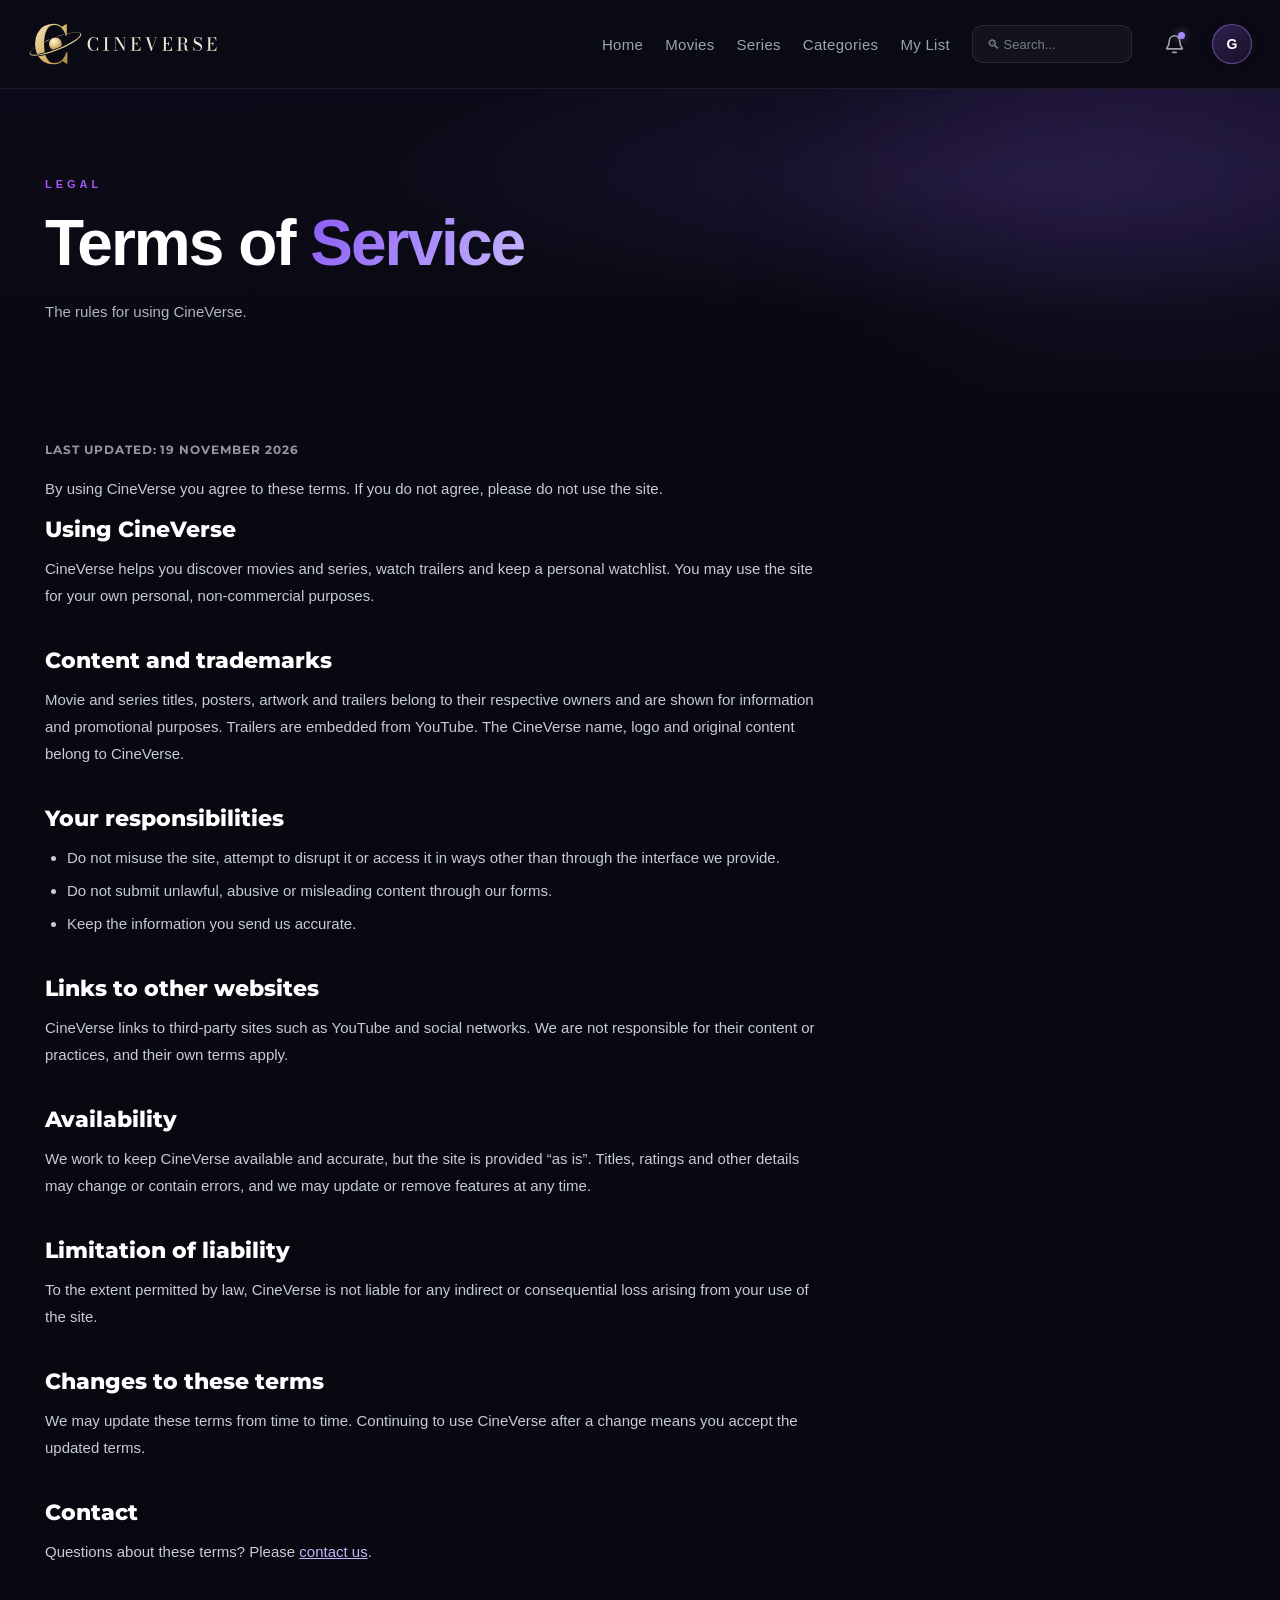
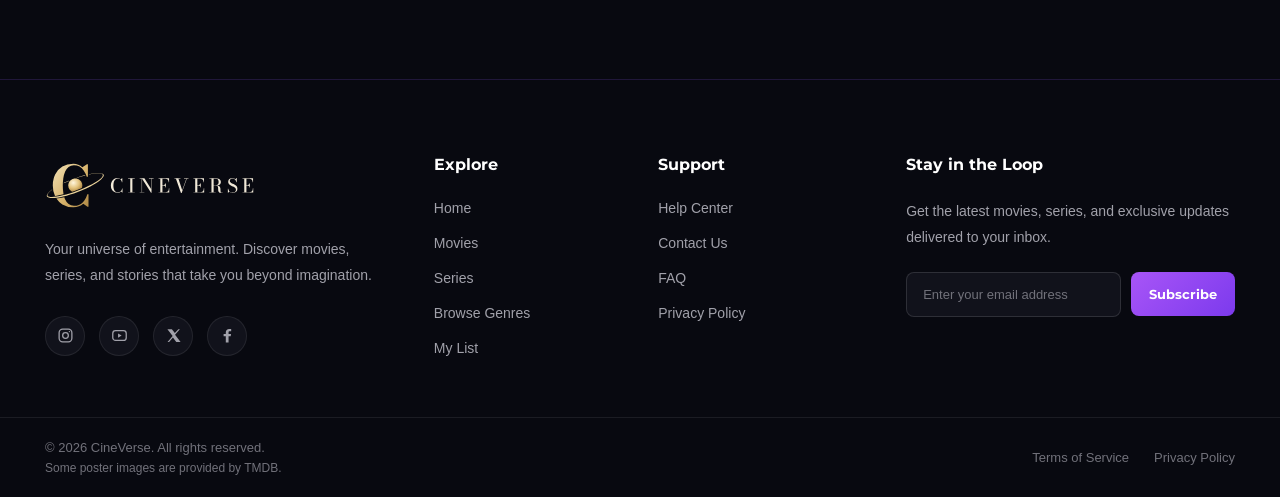
<file: pages/terms.html>
<!DOCTYPE html>
<html lang="en">

<head>
    <meta charset="UTF-8">
    <meta name="viewport" content="width=device-width, initial-scale=1.0">
    <title>CineVerse | Terms of Service</title>
    <meta name="description" content="The terms for using CineVerse.">
    <meta name="theme-color" content="#080910">

    <link rel="icon" href="../Images/logo/favicon.ico" sizes="any">
    <link rel="icon" href="../Images/logo/favicon.svg" type="image/svg+xml">
    <link rel="apple-touch-icon" href="../Images/logo/apple-touch-icon.png">

    <link rel="preconnect" href="https://fonts.googleapis.com">
    <link rel="preconnect" href="https://fonts.gstatic.com" crossorigin>
    <link href="https://fonts.googleapis.com/css2?family=Montserrat:ital,wght@0,400;0,500;0,600;0,700;0,800;0,900;1,800;1,900&display=swap" rel="stylesheet">

    <link rel="stylesheet" href="../CSS/style.css">
    <link rel="stylesheet" href="../CSS/footer.css">
    <link rel="stylesheet" href="../CSS/movies.css">
    <link rel="stylesheet" href="../CSS/components.css">

    <script src="../JS/data.js" defer></script>
    <script src="../JS/database.js" defer></script>
    <script src="../JS/cineverse.js" defer></script>
</head>

<body data-page="terms">

    <a class="cv-skip-link" href="#main">Skip to content</a>

    <!-- HEADER -->

    <header class="header">
        <nav class="navbar" aria-label="Primary">

            <a class="logo-link" href="../index.html" aria-label="CineVerse home">
                <img class="logo" src="../Images/logo/cineverse-logo.svg" alt="CineVerse" width="220" height="58">
            </a>

            <div class="nav-links" id="primary-menu">
                <a href="../index.html">Home</a>
                <a href="../pages/movies.html">Movies</a>
                <a href="../pages/series.html">Series</a>
                <a href="../index.html#categories">Categories</a>
                <a href="../pages/my-list.html">My List</a>

                <form class="search-wrap" role="search" action="../pages/search.html" method="get">
                    <label class="cv-sr-only" for="site-search">Search movies and series</label>
                    <input class="search" id="site-search" name="q" type="search" placeholder="🔍︎ Search..." autocomplete="off">
                </form>
            </div>

            <div class="nav-actions">
                <!-- NOTIFICATION -->
                <div class="cv-menu-wrap">
                    <button class="notification" type="button" aria-label="Notifications" aria-haspopup="true" aria-expanded="false">
                        <svg viewBox="0 0 24 24" width="22" height="22" fill="none" stroke="currentColor" stroke-width="1.8"
                            stroke-linecap="round" stroke-linejoin="round" aria-hidden="true">
                            <path d="M18 8a6 6 0 0 0-12 0c0 7-3 7-3 9h18c0-2-3-2-3-9" />
                            <path d="M10 21h4" />
                        </svg>
                        <span class="notification-dot"></span>
                    </button>
                </div>

                <!-- PROFILE -->
                <div class="cv-menu-wrap">
                    <button class="profile-avatar" type="button" aria-label="Profile menu" aria-haspopup="true" aria-expanded="false">G</button>
                </div>

                <!-- MOBILE MENU -->
                <button class="menu-toggle" type="button" aria-label="Open menu" aria-controls="primary-menu" aria-expanded="false">
                    <span></span><span></span><span></span>
                </button>
            </div>

        </nav>
    </header>

    <main id="main">

        <!-- PAGE HERO -->

        <section class="movies-hero">
            <div class="movies-hero-content">
                <span class="movies-eyebrow">LEGAL</span>
                <h1>Terms of <span>Service</span></h1>
                <p>The rules for using CineVerse.</p>

            </div>
        </section>


        <div class="cv-content">
            <article class="cv-prose">
                <span class="cv-updated">Last updated: 19 November 2026</span>

                <p>By using CineVerse you agree to these terms. If you do not agree, please do not use the site.</p>

                <h2>Using CineVerse</h2>
                <p>CineVerse helps you discover movies and series, watch trailers and keep a personal watchlist. You may use the site for your own personal, non-commercial purposes.</p>

                <h2>Content and trademarks</h2>
                <p>Movie and series titles, posters, artwork and trailers belong to their respective owners and are shown for information and promotional purposes. Trailers are embedded from YouTube. The CineVerse name, logo and original content belong to CineVerse.</p>

                <h2>Your responsibilities</h2>
                <ul>
                    <li>Do not misuse the site, attempt to disrupt it or access it in ways other than through the interface we provide.</li>
                    <li>Do not submit unlawful, abusive or misleading content through our forms.</li>
                    <li>Keep the information you send us accurate.</li>
                </ul>

                <h2>Links to other websites</h2>
                <p>CineVerse links to third-party sites such as YouTube and social networks. We are not responsible for their content or practices, and their own terms apply.</p>

                <h2>Availability</h2>
                <p>We work to keep CineVerse available and accurate, but the site is provided “as is”. Titles, ratings and other details may change or contain errors, and we may update or remove features at any time.</p>

                <h2>Limitation of liability</h2>
                <p>To the extent permitted by law, CineVerse is not liable for any indirect or consequential loss arising from your use of the site.</p>

                <h2>Changes to these terms</h2>
                <p>We may update these terms from time to time. Continuing to use CineVerse after a change means you accept the updated terms.</p>

                <h2>Contact</h2>
                <p>Questions about these terms? Please <a href="contact.html">contact us</a>.</p>
            </article>
        </div>

    </main>

    <!-- =========================================
         CINEVERSE FOOTER
    ========================================= -->

    <footer class="footer">

        <div class="footer-container">

            <!-- COLUMN 1: BRAND -->
            <div class="footer-column footer-brand">

                <img src="../Images/logo/cineverse-logo.svg" alt="CineVerse" class="footer-logo" width="210" height="60" loading="lazy">

                <p class="footer-description">
                    Your universe of entertainment. Discover movies, series, and
                    stories that take you beyond imagination.
                </p>

                <div class="social-links">

                    <!-- INSTAGRAM -->
                    <a href="https://www.instagram.com/" data-social="instagram" target="_blank" rel="noopener" aria-label="CineVerse on Instagram" class="social-link">
                        <svg viewBox="0 0 24 24" fill="none" aria-hidden="true">
                            <rect x="3" y="3" width="18" height="18" rx="5" stroke="currentColor" stroke-width="1.8" />
                            <circle cx="12" cy="12" r="4" stroke="currentColor" stroke-width="1.8" />
                            <circle cx="17.5" cy="6.5" r="1" fill="currentColor" />
                        </svg>
                    </a>

                    <!-- YOUTUBE -->
                    <a href="https://www.youtube.com/" data-social="youtube" target="_blank" rel="noopener" aria-label="CineVerse on YouTube" class="social-link">
                        <svg viewBox="0 0 24 24" fill="none" aria-hidden="true">
                            <rect x="2.5" y="5" width="19" height="14" rx="4" stroke="currentColor" stroke-width="1.8" />
                            <path d="M10 9L15 12L10 15V9Z" fill="currentColor" />
                        </svg>
                    </a>

                    <!-- X -->
                    <a href="https://x.com/" data-social="x" target="_blank" rel="noopener" aria-label="CineVerse on X" class="social-link">
                        <svg viewBox="0 0 24 24" fill="none" aria-hidden="true">
                            <path d="M18.9 3H21L14.2 10.8L22 21H15.9L11.2 14.8L5.8 21H3.6L10.8 12.7L3.4 3H9.7L13.9 8.6L18.9 3Z"
                                fill="currentColor" />
                        </svg>
                    </a>

                    <!-- FACEBOOK -->
                    <a href="https://www.facebook.com/" data-social="facebook" target="_blank" rel="noopener" aria-label="CineVerse on Facebook" class="social-link">
                        <svg viewBox="0 0 24 24" fill="currentColor" aria-hidden="true">
                            <path d="M13.5 22V13.2H16.5L17 9.8H13.5V7.6
                                 C13.5 6.6 13.8 5.9 15.2 5.9H17.2V2.9
                                 C16.3 2.8 15.4 2.7 14.4 2.7
                                 C11.5 2.7 9.6 4.4 9.6 7.5V9.8H6.5V13.2
                                 H9.6V22H13.5Z" />
                        </svg>
                    </a>

                </div>

            </div>


            <!-- COLUMN 2: EXPLORE -->
            <div class="footer-column">

                <h3 class="footer-heading">Explore</h3>

                <ul class="footer-links">
                    <li><a href="../index.html">Home</a></li>
                    <li><a href="../pages/movies.html">Movies</a></li>
                    <li><a href="../pages/series.html">Series</a></li>
                    <li><a href="../index.html#categories">Browse Genres</a></li>
                    <li><a href="../pages/my-list.html">My List</a></li>
                </ul>

            </div>


            <!-- COLUMN 3: SUPPORT -->
            <div class="footer-column">

                <h3 class="footer-heading">Support</h3>

                <ul class="footer-links">
                    <li><a href="../pages/help.html">Help Center</a></li>
                    <li><a href="../pages/contact.html">Contact Us</a></li>
                    <li><a href="../pages/help.html#faq">FAQ</a></li>
                    <li><a href="../pages/privacy.html">Privacy Policy</a></li>
                </ul>

            </div>


            <!-- COLUMN 4: NEWSLETTER -->
            <div class="footer-column footer-newsletter">

                <h3 class="footer-heading">Stay in the Loop</h3>

                <p class="newsletter-description">
                    Get the latest movies, series, and exclusive updates
                    delivered to your inbox.
                </p>

                <form class="newsletter-form" novalidate>
                    <label class="cv-sr-only" for="newsletter-email">Email address</label>
                    <input type="email" id="newsletter-email" name="email" placeholder="Enter your email address" autocomplete="email" required>

                    <button type="submit">
                        Subscribe
                    </button>
                </form>

                <p class="newsletter-status" role="status" aria-live="polite"></p>

            </div>

        </div>


        <!-- =========================================
             FOOTER BOTTOM
        ========================================= -->

        <div class="footer-bottom">

            <div>
                <p class="copyright">
                    © <span data-year>2026</span> CineVerse. All rights reserved.
                </p>
                <p class="footer-credit">Some poster images are provided by TMDB.</p>
            </div>

            <div class="footer-bottom-links">
                <a href="../pages/terms.html">Terms of Service</a>
                <a href="../pages/privacy.html">Privacy Policy</a>
            </div>

        </div>

    </footer>

</body>

</html>
</file>
<file: CSS/style.css>
/* =========================================
   CINEVERSE — PREMIUM NAVBAR
========================================= */

:root {
    --bg: #080910;
    --nav-bg: rgba(10, 11, 20, 0.96);
    --purple: #8B5CF6;
    --purple-light: #A78BFA;
    --text-primary: #F5F3FF;
    --text-secondary: #9CA3AF;
    --border: rgba(255, 255, 255, 0.08);
    --header-height: 88px;
}

* {
    margin: 0;
    padding: 0;
    box-sizing: border-box;
}

html {
    scroll-behavior: smooth;
}

body {
    background: var(--bg);
    color: var(--text-primary);
    font-family: Arial, sans-serif;
    overflow-x: hidden;
}

/* Sections land below the sticky header when linked to (#categories etc.) */
section[id],
[id="faq"] {
    scroll-margin-top: calc(var(--header-height) + 16px);
}


/* =========================================
   HEADER
========================================= */

.header {
    width: 100%;
    position: sticky;
    top: 0;
    z-index: 100;

    background: var(--nav-bg);
    backdrop-filter: blur(18px);
    -webkit-backdrop-filter: blur(18px);

    border-bottom: 1px solid var(--border);

    transition: box-shadow 0.3s ease;
}

.header.is-scrolled {
    box-shadow: 0 10px 30px rgba(0, 0, 0, 0.35);
}


/* =========================================
   NAVBAR
========================================= */

.navbar {
    width: 100%;
    max-width: 1500px;
    min-height: var(--header-height);

    margin: auto;
    padding: 12px 40px;

    display: flex;
    justify-content: space-between;
    align-items: center;
}


/* =========================================
   LOGO
========================================= */

.logo-link {
    display: inline-flex;
    flex-shrink: 0;
    border-radius: 8px;
}

.logo {
    width: 220px;
    height: 58px;

    object-fit: contain;
    object-position: left center;
    display: block;

    cursor: pointer;
}


/* =========================================
   NAVIGATION LINKS
========================================= */

.nav-links {
    display: flex;
    align-items: center;
    gap: 32px;
    margin-left: auto;
}

.navbar a {
    position: relative;

    text-decoration: none;
    font-size: 15px;
    font-weight: 500;
    letter-spacing: 0.3px;

    color: var(--text-secondary);

    transition: color 0.3s ease;
}

/* HOVER */

.navbar a:hover {
    color: var(--text-primary);
}

/* ACTIVE LINK */

.navbar a.active {
    color: var(--purple-light);
}

/* ACTIVE UNDERLINE */

.navbar a.active::after {
    content: "";

    position: absolute;
    left: 0;
    bottom: -8px;

    width: 100%;
    height: 2px;

    background: var(--purple);

    border-radius: 10px;
    box-shadow: 0 0 10px rgba(139, 92, 246, 0.6);
}


/* =========================================
   SEARCH
========================================= */

.search-wrap {
    position: relative;
    display: flex;
}

.search {
    width: 190px;
    height: 38px;

    padding: 0 14px;

    background: rgba(255, 255, 255, 0.04);

    border: 1px solid rgba(255, 255, 255, 0.09);
    border-radius: 10px;

    outline: none;

    color: #FFFFFF;
    font-size: 13px;

    transition: all 0.3s ease;
}

.search::placeholder {
    color: #777C8D;
}

.search:hover {
    border-color: rgba(139, 92, 246, 0.4);
    background: rgba(255, 255, 255, 0.06);
}

.search:focus {
    border-color: var(--purple);

    background: rgba(139, 92, 246, 0.05);

    box-shadow: 0 0 0 3px rgba(139, 92, 246, 0.10);
}


/* =========================================
   ACTIONS (bell, avatar, mobile menu)
========================================= */

.nav-actions {
    display: flex;
    align-items: center;
    gap: 32px;
    margin-left: 32px;
}

.cv-menu-wrap {
    position: relative;
    display: flex;
}


/* =========================================
   NOTIFICATION
========================================= */

.notification {
    position: relative;

    width: 40px;
    height: 40px;

    display: flex;
    align-items: center;
    justify-content: center;

    background: transparent;
    border: 1px solid transparent;
    border-radius: 12px;

    color: #A1A1AA;

    cursor: pointer;

    transition: all 0.3s ease;
}

.notification:hover,
.notification[aria-expanded="true"] {
    color: var(--purple-light);

    background: rgba(139, 92, 246, 0.08);
    border-color: rgba(139, 92, 246, 0.15);
}

.notification svg {
    width: 21px;
    height: 21px;
}

/* NOTIFICATION DOT */

.notification-dot {
    position: absolute;
    top: 7px;
    right: 8px;

    width: 7px;
    height: 7px;

    background: #A78BFA;

    border-radius: 50%;

    box-shadow: 0 0 8px rgba(167, 139, 250, 0.7);
}

.notification-dot[hidden] {
    display: none;
}


/* =========================================
   PROFILE AVATAR
========================================= */

.profile-avatar {
    width: 40px;
    height: 40px;

    display: flex;
    align-items: center;
    justify-content: center;

    border-radius: 50%;

    border: 1px solid rgba(167, 139, 250, 0.45);

    background:
        linear-gradient(145deg, #312052, #171124);

    color: #FFFFFF;

    font-size: 14px;
    font-weight: 600;

    cursor: pointer;

    box-shadow:
        0 0 12px rgba(139, 92, 246, 0.08);

    transition: all 0.3s ease;
}

.profile-avatar:hover,
.profile-avatar[aria-expanded="true"] {
    border-color: var(--purple-light);

    background:
        linear-gradient(145deg, #8B5CF6, #5B21B6);

    box-shadow:
        0 0 18px rgba(139, 92, 246, 0.25);

    transform: translateY(-1px);
}


/* =========================================
   MOBILE MENU BUTTON
========================================= */

.menu-toggle {
    display: none;

    width: 42px;
    height: 42px;

    flex-direction: column;
    align-items: center;
    justify-content: center;
    gap: 5px;

    background: rgba(255, 255, 255, 0.04);
    border: 1px solid rgba(255, 255, 255, 0.1);
    border-radius: 12px;

    cursor: pointer;
}

.menu-toggle span {
    display: block;

    width: 18px;
    height: 2px;

    background: #E4E4EA;
    border-radius: 2px;

    transition: transform 0.25s ease, opacity 0.25s ease;
}

.header.menu-open .menu-toggle span:nth-child(1) {
    transform: translateY(7px) rotate(45deg);
}

.header.menu-open .menu-toggle span:nth-child(2) {
    opacity: 0;
}

.header.menu-open .menu-toggle span:nth-child(3) {
    transform: translateY(-7px) rotate(-45deg);
}


/* =========================================
   DROPDOWN PANELS (notifications, profile)
========================================= */

.cv-menu-panel {
    position: absolute;
    top: calc(100% + 14px);
    right: 0;
    z-index: 1000;

    width: 330px;
    max-height: min(72vh, 540px);
    overflow-y: auto;

    padding: 16px;

    background: #13121D;
    border: 1px solid rgba(139, 92, 246, 0.32);
    border-radius: 16px;
    box-shadow: 0 18px 45px rgba(0, 0, 0, 0.55);

    color: var(--text-primary);
    font: 14px/1.5 Arial, sans-serif;

    opacity: 0;
    transform: translateY(-6px);
    transition: opacity 0.18s ease, transform 0.18s ease;
}

.cv-menu-panel.is-open {
    opacity: 1;
    transform: none;
}

.cv-menu-head {
    display: flex;
    align-items: center;
    justify-content: space-between;
    gap: 12px;

    margin-bottom: 12px;
}

.cv-menu-head strong {
    font: 700 15px 'Montserrat', sans-serif;
}

.cv-menu-empty {
    color: #A1A1AA;
    line-height: 1.6;
}

/* Notifications */

.cv-notification-list {
    list-style: none;
    display: flex;
    flex-direction: column;
    gap: 6px;
}

.cv-notification {
    width: 100%;

    display: flex;
    align-items: flex-start;
    gap: 12px;

    padding: 10px;

    background: transparent;
    border: 1px solid transparent;
    border-radius: 12px;

    color: #D4D4DC;
    font: 13px/1.5 Arial, sans-serif;
    text-align: left;

    cursor: pointer;
    transition: background 0.2s ease, border-color 0.2s ease, color 0.2s ease;
}

.cv-notification:hover {
    background: rgba(139, 92, 246, 0.10);
    border-color: rgba(139, 92, 246, 0.2);
    color: #FFFFFF;
}

.cv-notification.is-unread {
    background: rgba(139, 92, 246, 0.07);
}

.cv-notification-thumb {
    position: relative;
    flex-shrink: 0;

    width: 44px;
    height: 62px;

    border-radius: 7px;
    overflow: hidden;
    background: #20202C;
}

.cv-notification-thumb img {
    width: 100%;
    height: 100%;
    object-fit: cover;
    display: block;
}

.cv-notification-label {
    display: flex;
    align-items: center;
    gap: 6px;

    margin-bottom: 3px;

    color: var(--purple-light);
    font: 700 11px 'Montserrat', sans-serif;
    letter-spacing: 0.06em;
    text-transform: uppercase;
}

.cv-notification.is-unread .cv-notification-label::before {
    content: "";
    width: 7px;
    height: 7px;
    border-radius: 50%;
    background: var(--purple-light);
    box-shadow: 0 0 8px rgba(167, 139, 250, 0.7);
}

/* Profile */

.cv-profile-head {
    display: flex;
    align-items: center;
    gap: 12px;

    padding-bottom: 14px;
    margin-bottom: 8px;

    border-bottom: 1px solid var(--border);
}

.cv-profile-avatar {
    width: 44px;
    height: 44px;
    flex-shrink: 0;

    display: grid;
    place-items: center;

    border-radius: 50%;
    background: linear-gradient(145deg, #8B5CF6, #5B21B6);

    color: #FFFFFF;
    font: 700 17px 'Montserrat', sans-serif;
}

.cv-profile-head strong {
    display: block;
    font: 700 15px 'Montserrat', sans-serif;
}

.cv-profile-head span {
    color: #A1A1AA;
    font-size: 12px;
}

.cv-menu-panel .cv-menu-item {
    width: 100%;

    display: flex;
    align-items: center;
    justify-content: space-between;
    gap: 10px;

    padding: 10px;

    background: none;
    border: 0;
    border-radius: 10px;

    color: #D4D4DC;
    font: 14px Arial, sans-serif;
    letter-spacing: 0;
    text-align: left;
    text-decoration: none;

    cursor: pointer;
    transition: background 0.2s ease, color 0.2s ease;
}

.cv-menu-panel .cv-menu-item:hover {
    background: rgba(139, 92, 246, 0.12);
    color: #FFFFFF;
}

.cv-menu-panel .cv-menu-danger {
    color: #FCA5A5;
}

.cv-menu-panel .cv-menu-danger:hover {
    background: rgba(239, 68, 68, 0.12);
    color: #FECACA;
}

.cv-menu-count {
    min-width: 26px;
    padding: 2px 8px;

    border-radius: 999px;
    background: rgba(139, 92, 246, 0.18);

    color: var(--purple-light);
    font: 700 12px 'Montserrat', sans-serif;
    text-align: center;
}

.cv-profile-form {
    padding: 6px 4px 10px;
}

.cv-profile-form label {
    display: block;
    margin-bottom: 6px;

    color: #C4C4CC;
    font: 600 12px 'Montserrat', sans-serif;
}

.cv-profile-form-row {
    display: flex;
    gap: 8px;
}

.cv-profile-form input {
    flex: 1;
    min-width: 0;
    height: 38px;

    padding: 0 12px;

    background: #0D0D15;
    border: 1px solid rgba(255, 255, 255, 0.14);
    border-radius: 9px;
    outline: none;

    color: #FFFFFF;
    font-size: 14px;
}

.cv-profile-form input:focus {
    border-color: var(--purple);
    box-shadow: 0 0 0 3px rgba(139, 92, 246, 0.18);
}

.cv-profile-form input[aria-invalid="true"] {
    border-color: #F87171;
}

.cv-field-error {
    margin-top: 6px;
    color: #FCA5A5;
    font-size: 12px;
}

.cv-field-error:empty {
    display: none;
}

.cv-link-btn {
    padding: 0;

    background: none;
    border: 0;

    color: var(--purple-light);
    font: 600 12px Arial, sans-serif;

    cursor: pointer;
}

.cv-link-btn:hover {
    color: #FFFFFF;
    text-decoration: underline;
}


/* =========================================
   SEARCH SUGGESTIONS
========================================= */

.cv-search-panel {
    position: absolute;
    top: calc(100% + 10px);
    right: 0;
    z-index: 1000;

    width: 360px;
    max-height: min(72vh, 540px);
    overflow-y: auto;

    padding: 8px;

    background: #13121D;
    border: 1px solid rgba(139, 92, 246, 0.32);
    border-radius: 14px;
    box-shadow: 0 18px 45px rgba(0, 0, 0, 0.55);
}

.cv-search-panel[hidden] {
    display: none;
}

.cv-search-item {
    width: 100%;

    display: flex;
    align-items: center;
    gap: 12px;

    padding: 8px;

    background: none;
    border: 0;
    border-radius: 10px;

    color: #E4E4EA;
    font: 14px Arial, sans-serif;
    text-align: left;

    cursor: pointer;
}

.cv-search-item:hover,
.cv-search-item[aria-selected="true"] {
    background: rgba(139, 92, 246, 0.14);
}

.cv-search-thumb {
    position: relative;
    flex-shrink: 0;

    width: 40px;
    height: 58px;

    border-radius: 6px;
    overflow: hidden;
    background: #20202C;
}

.cv-search-thumb img {
    width: 100%;
    height: 100%;
    object-fit: cover;
    display: block;
}

.cv-search-text {
    display: flex;
    flex-direction: column;
    gap: 3px;
    min-width: 0;
}

.cv-search-title {
    overflow: hidden;
    color: #F5F3FF;
    font-weight: 600;
    white-space: nowrap;
    text-overflow: ellipsis;
}

.cv-search-title mark {
    background: none;
    color: var(--purple-light);
}

.cv-search-meta {
    color: #A1A1AA;
    font-size: 12px;
}

.cv-search-empty {
    padding: 12px 10px 6px;
    color: #A1A1AA;
    font-size: 13px;
}

.cv-search-panel .cv-search-all {
    display: block;

    margin-top: 4px;
    padding: 11px 10px;

    border-top: 1px solid var(--border);

    color: var(--purple-light);
    font: 600 13px 'Montserrat', sans-serif;
    text-align: center;
}

.cv-search-panel .cv-search-all:hover {
    color: #FFFFFF;
}


/* =========================================
   FOCUS ACCESSIBILITY
========================================= */

.navbar button:focus-visible,
.navbar a:focus-visible,
.search:focus-visible,
.cv-menu-panel :focus-visible {
    outline: 2px solid var(--purple-light);
    outline-offset: 4px;
}


/* =========================================
   SMALL DESKTOP
========================================= */

@media (max-width: 1280px) {

    .navbar {
        padding: 12px 28px;
    }

    .logo {
        width: 190px;
    }

    .nav-links {
        gap: 22px;
    }

    .nav-actions {
        gap: 18px;
        margin-left: 22px;
    }

    .search {
        width: 160px;
    }

}


/* =========================================
   TABLET & MOBILE — collapsible menu
========================================= */

@media (max-width: 960px) {

    :root {
        --header-height: 72px;
    }

    .navbar {
        padding: 10px 20px;
    }

    .logo {
        width: 170px;
        height: 48px;
    }

    .menu-toggle {
        display: inline-flex;
    }

    .nav-actions {
        gap: 12px;
        margin-left: auto;
    }

    .nav-links {
        position: absolute;
        top: 100%;
        left: 0;
        right: 0;

        flex-direction: column;
        align-items: stretch;
        gap: 4px;

        margin: 0;
        padding: 14px 20px 22px;

        background: #0A0B14;
        border-bottom: 1px solid var(--border);
        box-shadow: 0 24px 40px rgba(0, 0, 0, 0.45);

        opacity: 0;
        visibility: hidden;
        transform: translateY(-8px);
        transition: opacity 0.2s ease, transform 0.2s ease, visibility 0.2s;
    }

    .header.menu-open .nav-links {
        opacity: 1;
        visibility: visible;
        transform: none;
    }

    .nav-links a {
        padding: 12px 10px;
        border-radius: 10px;
        font-size: 16px;
    }

    .nav-links a.active {
        background: rgba(139, 92, 246, 0.12);
    }

    .navbar .nav-links a.active::after {
        display: none;
    }

    .search-wrap {
        order: -1;
        margin-bottom: 8px;
    }

    .search {
        width: 100%;
        height: 46px;
        font-size: 15px;
    }

    .cv-search-panel {
        left: 0;
        width: 100%;
    }

}


/* =========================================
   MOBILE
========================================= */

@media (max-width: 600px) {

    .cv-menu-wrap {
        position: static;
    }

    .nav-actions {
        position: static;
    }

    .cv-menu-panel {
        top: calc(100% + 8px);
        left: 12px;
        right: 12px;
        width: auto;
    }

}

@media (max-width: 380px) {

    .navbar {
        padding: 10px 14px;
    }

    .logo {
        width: 140px;
        height: 42px;
    }

    .nav-actions {
        gap: 8px;
    }

    .notification,
    .profile-avatar,
    .menu-toggle {
        width: 38px;
        height: 38px;
    }

}


/* =========================================
   REDUCED MOTION
========================================= */

@media (prefers-reduced-motion: reduce) {

    html {
        scroll-behavior: auto;
    }

    *,
    *::before,
    *::after {
        animation-duration: 0.01ms !important;
        transition-duration: 0.01ms !important;
    }

}
</file>
<file: CSS/footer.css>
/* =========================================
   CINEVERSE - PREMIUM FOOTER
========================================= */

.footer {
    width: 100%;
    background: #080910;
    color: #A1A1AA;

    border-top: 1px solid rgba(139, 92, 246, 0.18);
}


/* =========================================
   FOOTER CONTAINER
========================================= */

.footer-container {
    width: 100%;
    max-width: 1500px;
    margin: auto;

    padding: 75px 45px 60px;

    display: grid;
    grid-template-columns: 1.4fr 0.7fr 0.8fr 1.4fr;
    gap: 60px;
}


/* =========================================
   FOOTER COLUMNS
========================================= */

.footer-column {
    display: flex;
    flex-direction: column;
    align-items: flex-start;
}


/* =========================================
   BRAND
========================================= */

.footer-logo {
    width: 210px;
    height: 60px;

    object-fit: contain;
    object-position: left center;

    margin-bottom: 22px;
}

.footer-description {
    max-width: 340px;

    font-family: Arial, sans-serif;
    font-size: 14px;
    line-height: 1.8;

    color: #A1A1AA;
}


/* =========================================
   SOCIAL LINKS
========================================= */

.social-links {
    display: flex;
    align-items: center;
    gap: 14px;

    margin-top: 28px;
}

.social-link {
    width: 40px;
    height: 40px;

    display: flex;
    align-items: center;
    justify-content: center;

    color: #A1A1AA;

    background: #11121B;
    border: 1px solid rgba(255, 255, 255, 0.08);
    border-radius: 50%;

    transition: all 0.3s ease;
}

.social-link svg {
    width: 17px;
    height: 17px;
}

.social-link:hover {
    color: #FFFFFF;

    background: #8B5CF6;
    border-color: #8B5CF6;

    transform: translateY(-4px);
    box-shadow: 0 5px 18px rgba(139, 92, 246, 0.25);
}


/* =========================================
   FOOTER HEADINGS
========================================= */

.footer-heading {
    font-family: 'Montserrat', sans-serif;
    font-size: 16px;
    font-weight: 700;

    color: #FFFFFF;

    margin-bottom: 25px;
}


/* =========================================
   FOOTER LINKS
========================================= */

.footer-links {
    list-style: none;

    display: flex;
    flex-direction: column;
    gap: 17px;
}

.footer-links a {
    text-decoration: none;

    font-family: Arial, sans-serif;
    font-size: 14px;

    color: #A1A1AA;

    transition: all 0.3s ease;
}

.footer-links a:hover {
    color: #A855F7;
    transform: translateX(4px);
}


/* =========================================
   NEWSLETTER
========================================= */

.newsletter-description {
    max-width: 340px;

    font-family: Arial, sans-serif;
    font-size: 14px;
    line-height: 1.8;

    color: #A1A1AA;

    margin-bottom: 22px;
}


/* =========================================
   NEWSLETTER FORM
========================================= */

.newsletter-form {
    width: 100%;
    max-width: 380px;

    display: flex;
    align-items: center;
    gap: 10px;
}


/* EMAIL INPUT */

.newsletter-form input {
    width: 100%;
    min-width: 0;

    padding: 14px 16px;

    background: #11121B;

    border: 1px solid rgba(255, 255, 255, 0.12);
    border-radius: 8px;

    outline: none;

    color: #FFFFFF;
    font-family: Arial, sans-serif;
    font-size: 13px;

    transition: all 0.3s ease;
}

.newsletter-form input::placeholder {
    color: #71717A;
}

.newsletter-form input:focus {
    border-color: #8B5CF6;

    box-shadow: 0 0 0 3px rgba(139, 92, 246, 0.12);
}


/* SUBSCRIBE BUTTON */

.newsletter-form button {
    flex-shrink: 0;

    padding: 14px 18px;

    border: none;
    border-radius: 8px;

    background: linear-gradient(
        135deg,
        #A855F7,
        #7C3AED
    );

    color: #FFFFFF;

    font-family: 'Montserrat', sans-serif;
    font-size: 13px;
    font-weight: 700;

    cursor: pointer;

    transition: all 0.3s ease;
}

.newsletter-form button:hover {
    transform: translateY(-2px);

    box-shadow: 0 8px 20px rgba(139, 92, 246, 0.25);
}


/* =========================================
   FOOTER BOTTOM
========================================= */

.footer-bottom {
    width: 100%;
    max-width: 1500px;

    margin: auto;
    padding: 22px 45px;

    display: flex;
    align-items: center;
    justify-content: space-between;

    border-top: 1px solid rgba(255, 255, 255, 0.08);
}


/* COPYRIGHT */

.copyright {
    font-family: Arial, sans-serif;
    font-size: 13px;
    color: #71717A;
}


/* BOTTOM LINKS */

.footer-bottom-links {
    display: flex;
    align-items: center;
    gap: 25px;
}

.footer-bottom-links a {
    text-decoration: none;

    font-family: Arial, sans-serif;
    font-size: 13px;

    color: #71717A;

    transition: color 0.3s ease;
}

.footer-bottom-links a:hover {
    color: #A855F7;
}


/* =========================================
   TABLET
========================================= */

@media (max-width: 1024px) {

    .footer-container {
        grid-template-columns: repeat(2, minmax(0, 1fr));
        gap: 50px 60px;

        padding: 60px 35px 50px;
    }

    .footer-bottom {
        padding: 22px 35px;
    }

}


/* =========================================
   MOBILE
========================================= */

@media (max-width: 600px) {

    .footer-container {
        grid-template-columns: 1fr;
        gap: 40px;

        padding: 50px 25px 40px;
    }

    .footer-logo {
        width: 190px;
        height: 55px;
    }

    .footer-heading {
        font-size: 16px;
        margin-bottom: 20px;
    }

    .footer-links {
        gap: 15px;
    }

    .newsletter-form {
        max-width: 100%;
    }

    .footer-bottom {
        flex-direction: column;
        align-items: flex-start;
        gap: 18px;

        padding: 22px 25px;
    }

    .footer-bottom-links {
        flex-wrap: wrap;
        gap: 20px;
    }

}


/* =========================================
   SMALL MOBILE
========================================= */

@media (max-width: 380px) {

    .footer-container {
        padding-left: 20px;
        padding-right: 20px;
    }

    .newsletter-form {
        flex-direction: column;
        align-items: stretch;
    }

    .newsletter-form button {
        width: 100%;
    }

    .footer-bottom-links {
        gap: 15px;
    }

}
</file>
<file: CSS/movies.css>
/* =========================================
   CINEVERSE - MOVIES PAGE
   Existing Homepage Theme
========================================= */

:root {
    --movies-bg: #080910;
    --movies-card: #15151F;
    --movies-purple: #8B5CF6;
    --movies-purple-light: #A78BFA;
    --movies-text: #F5F3FF;
    --movies-secondary: #B0B3C0;
    --movies-rating: #FBBF24;
}


/* =========================================
   BASE
========================================= */

.movies-page {
    width: 100%;
    min-height: 100vh;
    overflow: hidden;
    background: var(--movies-bg);
    color: var(--movies-text);
    font-family: 'Montserrat', sans-serif;
}


/* =========================================
   MOVIES HERO
========================================= */

.movies-hero {
    position: relative;
    width: 100%;
    padding: 85px 45px 70px;
    overflow: hidden;

    background:
        radial-gradient(
            ellipse at 80% 30%,
            rgba(139, 92, 246, 0.15),
            transparent 45%
        ),
        linear-gradient(
            180deg,
            #0D0B19 0%,
            #080910 100%
        );
}

.movies-hero::before {
    content: "";
    position: absolute;
    width: 450px;
    height: 450px;
    top: -220px;
    right: -100px;

    background: rgba(139, 92, 246, 0.10);
    filter: blur(100px);

    pointer-events: none;
}

.movies-hero-content {
    position: relative;
    z-index: 2;

    max-width: 1500px;
    margin: 0 auto;
}


/* EYEBROW */

.movies-eyebrow {
    display: inline-block;
    margin-bottom: 18px;

    color: #A855F7;

    font-size: 11px;
    font-weight: 800;
    letter-spacing: 4px;
}


/* TITLE */

.movies-hero h1 {
    margin: 0;

    color: #FFFFFF;

    font-size: clamp(42px, 5vw, 70px);
    font-weight: 800;
    letter-spacing: -2px;
    line-height: 1.1;
}

.movies-hero h1 span {
    background: linear-gradient(
        120deg,
        #8B5CF6,
        #C4B5FD
    );

    -webkit-background-clip: text;
    background-clip: text;
    color: transparent;
}


/* DESCRIPTION */

.movies-hero p {
    margin-top: 20px;

    color: var(--movies-secondary);

    font-size: 15px;
    line-height: 1.8;
}


/* =========================================
   HERO SEARCH
========================================= */

.movies-search {
    display: flex;
    align-items: center;
    gap: 14px;

    width: 100%;
    max-width: 520px;
    height: 56px;

    margin-top: 32px;
    padding: 0 18px;

    background: #15151F;

    border: 1px solid rgba(255, 255, 255, 0.09);
    border-radius: 12px;

    color: #85889A;

    transition: 0.3s ease;
}

.movies-search:focus-within {
    border-color: var(--movies-purple);

    box-shadow:
        0 0 0 3px rgba(139, 92, 246, 0.12);
}

.movies-search input {
    flex: 1;
    min-width: 0;

    background: transparent;
    border: none;
    outline: none;

    color: white;

    font-family: inherit;
    font-size: 13px;
}

.movies-search input::placeholder {
    color: #77798A;
}

.movies-search input::-webkit-search-cancel-button {
    cursor: pointer;
}

.search-shortcut {
    padding: 5px 8px;

    color: #858597;

    background: #222230;

    border: 1px solid rgba(255, 255, 255, 0.08);
    border-radius: 6px;

    font-size: 11px;
}


/* =========================================
   MOVIE BROWSER
========================================= */

.movie-browser {
    width: 100%;
    max-width: 1500px;

    margin: 0 auto;
    padding: 35px 45px 100px;
}


/* =========================================
   FILTER BAR
========================================= */

.movie-browser-top {
    display: flex;
    align-items: center;
    justify-content: space-between;
    gap: 25px;

    margin-bottom: 48px;
}


/* FILTERS */

.movie-filters {
    display: flex;
    align-items: center;
    gap: 8px;

    flex-wrap: wrap;
}

.filter-btn {
    padding: 10px 16px;

    color: #A1A1AA;
    background: transparent;

    border: 1px solid transparent;
    border-radius: 8px;

    font-family: 'Montserrat', sans-serif;
    font-size: 11px;
    font-weight: 600;

    white-space: nowrap;

    cursor: pointer;

    transition: 0.3s ease;
}

.filter-btn:hover {
    color: white;

    background: rgba(139, 92, 246, 0.10);
    border-color: rgba(139, 92, 246, 0.25);
}

.filter-btn.active {
    color: white;

    background: #8B5CF6;
    border-color: #8B5CF6;

    box-shadow:
        0 5px 18px rgba(139, 92, 246, 0.20);
}


/* =========================================
   SORT
========================================= */

.sort-wrapper {
    display: flex;
    align-items: center;
    gap: 12px;

    flex-shrink: 0;
}

.sort-wrapper > span,
.sort-wrapper > label {
    color: var(--movies-secondary);
    font-size: 12px;
    white-space: nowrap;
}

.sort-select {
    height: 42px;

    padding: 0 14px;

    color: white;
    background: #15151F;

    border: 1px solid rgba(255, 255, 255, 0.09);
    border-radius: 9px;

    font-family: 'Montserrat', sans-serif;
    font-size: 11px;

    outline: none;
    cursor: pointer;
}

.sort-select:focus {
    border-color: var(--movies-purple);
}

.sort-select option {
    background: #15151F;
    color: white;
}


/* =========================================
   MOVIES SECTION HEADER
========================================= */

.movies-section-header {
    display: flex;
    align-items: center;
    justify-content: space-between;

    margin-bottom: 28px;
}

.movies-section-title {
    display: flex;
    align-items: center;
    gap: 15px;
}

.movies-title-accent {
    width: 4px;
    height: 32px;

    background: var(--movies-purple);

    border-radius: 10px;

    box-shadow:
        0 0 12px rgba(139, 92, 246, 0.45);
}

.movies-section-title h2 {
    margin: 0;

    color: #F8FAFC;

    font-size: 24px;
    font-weight: 800;
    letter-spacing: -0.5px;
}

.movies-section-header > p {
    color: var(--movies-secondary);
    font-size: 12px;
}


/* =========================================
   MOVIE GRID
========================================= */

.movies-grid {
    display: grid;

    grid-template-columns: repeat(6, minmax(0, 1fr));

    gap: 28px 20px;
}


/* =========================================
   MOVIE CARD
========================================= */

.browse-movie-card {
    display: flex;
    flex-direction: column;

    min-width: 0;

    overflow: hidden;

    background: var(--movies-card);

    border: 1px solid rgba(255, 255, 255, 0.08);
    border-radius: 12px;

    transition:
        transform 0.35s ease,
        border-color 0.35s ease,
        box-shadow 0.35s ease;
}

.browse-movie-card:hover {
    transform: translateY(-7px);

    border-color: rgba(139, 92, 246, 0.55);

    box-shadow:
        0 15px 35px rgba(0, 0, 0, 0.35),
        0 0 20px rgba(139, 92, 246, 0.08);
}


/* =========================================
   POSTER
========================================= */

.browse-poster {
    position: relative;

    width: 100%;
    aspect-ratio: 2 / 3;

    overflow: hidden;

    background: #20202C;
}

.browse-poster img {
    display: block;

    width: 100%;
    height: 100%;

    object-fit: cover;

    transition:
        transform 0.6s ease,
        filter 0.4s ease;
}

.browse-movie-card:hover .browse-poster img {
    transform: scale(1.07);
}


/* =========================================
   POSTER OVERLAY
========================================= */

.poster-overlay {
    position: absolute;
    inset: 0;

    display: flex;
    flex-direction: column;
    align-items: flex-start;
    justify-content: space-between;

    padding: 14px;

    background: linear-gradient(
        180deg,
        rgba(0, 0, 0, 0.40) 0%,
        transparent 35%,
        transparent 55%,
        rgba(0, 0, 0, 0.88) 100%
    );

    opacity: 0;

    transition: opacity 0.35s ease;
}

.browse-movie-card:hover .poster-overlay {
    opacity: 1;
}


/* =========================================
   POSTER RATING
========================================= */

.poster-rating {
    display: inline-flex;
    align-items: center;
    gap: 5px;

    padding: 7px 10px;

    color: #FBBF24;

    background: rgba(10, 10, 15, 0.88);

    border: 1px solid rgba(251, 191, 36, 0.18);
    border-radius: 7px;

    font-size: 12px;
    font-weight: 700;
}


/* =========================================
   VIEW MOVIE BUTTON
========================================= */

.poster-watch-btn {
    width: 100%;

    padding: 11px 10px;

    color: white;

    background: linear-gradient(
        135deg,
        #A855F7,
        #7C3AED
    );

    border: none;
    border-radius: 8px;

    font-family: 'Montserrat', sans-serif;
    font-size: 11px;
    font-weight: 700;

    cursor: pointer;

    transition: 0.3s ease;
}

.poster-watch-btn:hover {
    background: #7C3AED;

    box-shadow:
        0 5px 15px rgba(139, 92, 246, 0.35);
}


/* =========================================
   MOVIE INFORMATION
========================================= */

.browse-movie-info {
    display: flex;
    flex-direction: column;

    padding: 14px 12px 16px;
}

.browse-movie-info h3 {
    min-height: 40px;

    margin: 0 0 10px;

    color: #F8FAFC;

    font-size: 12px;
    font-weight: 700;
    line-height: 1.6;

    display: -webkit-box;
    -webkit-line-clamp: 2;
    -webkit-box-orient: vertical;

    overflow: hidden;
}


/* =========================================
   MOVIE META
========================================= */

.movie-meta {
    display: flex;
    align-items: center;
    gap: 7px;

    color: #B0B3C0;

    font-size: 10px;
}

.meta-dot {
    width: 3px;
    height: 3px;

    background: #77798A;

    border-radius: 50%;
}


/* =========================================
   MOVIE RATING
========================================= */

.movie-rating {
    display: flex;
    align-items: center;
    gap: 6px;

    margin-top: 13px;

    font-size: 12px;
    font-weight: 700;
}

.movie-rating span:first-child {
    color: #FBBF24;
}

.movie-rating span:last-child {
    color: #E6E6EC;
}


/* =========================================
   TABLET
========================================= */

@media (max-width: 900px) {

    .movies-hero {
        padding: 70px 30px 55px;
    }

    .movie-browser {
        padding: 30px 30px 80px;
    }

    .movies-grid {
        grid-template-columns: repeat(3, minmax(0, 1fr));
        gap: 24px 18px;
    }

    .movie-browser-top {
        align-items: flex-start;
        flex-direction: column;
    }

    .sort-wrapper {
        align-self: flex-end;
    }

}


/* =========================================
   MOBILE
========================================= */

@media (max-width: 600px) {

    .movies-hero {
        padding: 60px 22px 45px;
    }

    .movies-eyebrow {
        font-size: 9px;
        letter-spacing: 3px;
    }

    .movies-hero h1 {
        font-size: 42px;
        letter-spacing: -1.5px;
    }

    .movies-hero p {
        font-size: 13px;
    }

    .movies-search {
        height: 50px;
        margin-top: 25px;
    }

    .movie-browser {
        padding: 25px 20px 70px;
    }

    .movie-browser-top {
        gap: 22px;
        margin-bottom: 35px;
    }

    .movie-filters {
        gap: 7px;
    }

    .filter-btn {
        padding: 9px 12px;
        font-size: 10px;
    }

    .sort-wrapper {
        width: 100%;
        justify-content: space-between;
    }

    .sort-select {
        width: 60%;
    }

    .movies-grid {
        grid-template-columns: repeat(2, minmax(0, 1fr));
        gap: 20px 12px;
    }

    .movies-section-title h2 {
        font-size: 20px;
    }

    .browse-movie-info {
        padding: 12px 10px 14px;
    }

    .browse-movie-info h3 {
        font-size: 11px;
    }

    .movie-meta {
        font-size: 9px;
    }

}


/* =========================================
   SMALL MOBILE
========================================= */

@media (max-width: 380px) {

    .movies-hero h1 {
        font-size: 36px;
    }

    .movie-browser {
        padding-left: 15px;
        padding-right: 15px;
    }

    .movies-grid {
        gap: 16px 10px;
    }

    .browse-movie-info h3 {
        font-size: 10px;
    }

}


/* =========================================
   ACCESSIBILITY
========================================= */

.filter-btn:focus-visible,
.sort-select:focus-visible,
.poster-watch-btn:focus-visible {
    outline: 2px solid #A78BFA;
    outline-offset: 3px;
}
</file>
<file: CSS/components.css>
/* =========================================
   CINEVERSE — SHARED COMPONENTS
   Buttons, My List toggles, details modal, player,
   toasts, empty states, forms and content pages.
========================================= */


/* =========================================
   UTILITIES
========================================= */

.cv-sr-only {
    position: absolute !important;
    width: 1px;
    height: 1px;
    margin: -1px;
    padding: 0;
    overflow: hidden;
    clip: rect(0 0 0 0);
    white-space: nowrap;
    border: 0;
}

.cv-skip-link {
    position: absolute;
    top: -60px;
    left: 16px;
    z-index: 4000;

    padding: 10px 16px;

    border-radius: 10px;
    background: #8B5CF6;

    color: #FFFFFF;
    font: 700 14px 'Montserrat', sans-serif;
    text-decoration: none;

    transition: top 0.2s ease;
}

.cv-skip-link:focus {
    top: 12px;
}

.cv-no-scroll,
.cv-no-scroll body {
    overflow: hidden;
}

[hidden] {
    display: none !important;
}


/* =========================================
   BUTTONS
========================================= */

.cv-btn {
    display: inline-flex;
    align-items: center;
    justify-content: center;
    gap: 8px;

    min-height: 46px;
    padding: 0 22px;

    border: 1px solid transparent;
    border-radius: 12px;

    font: 700 14px 'Montserrat', sans-serif;
    text-decoration: none;
    white-space: nowrap;

    cursor: pointer;
    transition:
        transform 0.2s ease,
        box-shadow 0.2s ease,
        background 0.2s ease,
        border-color 0.2s ease,
        color 0.2s ease;
}

.cv-btn svg {
    flex-shrink: 0;
}

.cv-btn-primary {
    color: #FFFFFF;
    background: linear-gradient(135deg, #A855F7, #6D28D9);
    box-shadow: 0 8px 25px rgba(139, 92, 246, 0.25);
}

.cv-btn-primary:hover {
    transform: translateY(-2px);
    box-shadow: 0 12px 30px rgba(139, 92, 246, 0.4);
}

.cv-btn-ghost {
    color: #FFFFFF;
    background: rgba(255, 255, 255, 0.05);
    border-color: rgba(255, 255, 255, 0.4);
}

.cv-btn-ghost:hover {
    background: rgba(139, 92, 246, 0.15);
    border-color: #8B5CF6;
}

.cv-btn-ghost.is-saved {
    color: #EDE9FE;
    background: rgba(139, 92, 246, 0.2);
    border-color: rgba(167, 139, 250, 0.75);
}

.cv-btn-icon {
    width: 46px;
    padding: 0;

    color: #E4E4EA;
    background: rgba(255, 255, 255, 0.05);
    border-color: rgba(255, 255, 255, 0.22);
}

.cv-btn-icon:hover {
    color: #FFFFFF;
    border-color: #8B5CF6;
}

.cv-btn-sm {
    min-height: 36px;
    padding: 0 14px;
    border-radius: 9px;
    font-size: 12px;
}

.cv-btn:disabled {
    opacity: 0.7;
    cursor: progress;
    transform: none;
}

.cv-btn:focus-visible,
.cv-chip:focus-visible,
.cv-list-toggle:focus-visible,
.cv-similar-card:focus-visible,
.cv-modal-close:focus-visible,
.cv-player-close:focus-visible,
.cv-filter-pill:focus-visible,
.movie-card:focus-visible,
.hero-btn:focus-visible,
.view-all:focus-visible,
.footer a:focus-visible,
.newsletter-form :focus-visible {
    outline: 2px solid #A78BFA;
    outline-offset: 3px;
}

/* Hero "My List" saved state */

.hero-btn.list-btn.is-saved {
    background: rgba(139, 92, 246, 0.22);
    border-color: #A78BFA;
}


/* =========================================
   MY LIST TOGGLE ON CARDS
========================================= */

.cv-list-toggle {
    position: absolute;
    top: 10px;
    right: 10px;
    z-index: 3;

    width: 36px;
    height: 36px;

    display: grid;
    place-items: center;

    padding: 0;

    border: 1px solid rgba(255, 255, 255, 0.28);
    border-radius: 50%;
    background: rgba(8, 9, 16, 0.78);
    backdrop-filter: blur(6px);

    color: #FFFFFF;

    cursor: pointer;
    opacity: 0;
    transform: scale(0.9);
    transition: opacity 0.2s ease, transform 0.2s ease, background 0.2s ease, border-color 0.2s ease;
}

.movie-card:hover .cv-list-toggle,
.movie-card:focus-within .cv-list-toggle,
.browse-movie-card:hover .cv-list-toggle,
.browse-movie-card:focus-within .cv-list-toggle,
.cv-list-toggle:focus-visible,
.cv-list-toggle.is-saved {
    opacity: 1;
    transform: none;
}

.cv-list-toggle:hover {
    background: #8B5CF6;
    border-color: #8B5CF6;
}

.cv-list-toggle.is-saved {
    background: #8B5CF6;
    border-color: #A78BFA;
}

@media (hover: none) {
    .cv-list-toggle {
        opacity: 1;
        transform: none;
    }
}

.movie-card {
    cursor: pointer;
}

a.movie-card {
    color: inherit;
    text-decoration: none;
}

.browse-movie-card {
    cursor: pointer;
}

.browse-movie-card:focus-within .poster-overlay {
    opacity: 1;
}

.cv-badge {
    position: absolute;
    bottom: 10px;
    left: 10px;
    z-index: 2;

    padding: 5px 10px;

    border-radius: 7px;
    background: linear-gradient(135deg, #A855F7, #7C3AED);

    color: #FFFFFF;
    font: 700 10px 'Montserrat', sans-serif;
    letter-spacing: 0.04em;
    text-transform: uppercase;

    transition: opacity 0.2s ease;
}

.browse-movie-card:hover .cv-badge,
.browse-movie-card:focus-within .cv-badge {
    opacity: 0;
}


/* =========================================
   POSTER PLACEHOLDERS (when an image can't load)
========================================= */

[data-placeholder] {
    position: relative;
}

[data-placeholder].is-missing {
    background:
        radial-gradient(circle at 30% 18%, rgba(168, 85, 247, 0.45), transparent 55%),
        linear-gradient(160deg, #2A1B4A 0%, #14121F 58%, #0B0B12 100%);
}

[data-placeholder].is-missing::after {
    content: attr(data-placeholder);

    position: absolute;
    inset: 0;

    display: flex;
    align-items: flex-end;

    padding: 14% 12%;

    color: #F5F3FF;
    font: 800 clamp(13px, 1.3vw, 19px)/1.2 'Montserrat', sans-serif;
    letter-spacing: -0.01em;
    text-transform: uppercase;
    overflow-wrap: anywhere;

    pointer-events: none;
}

.cv-similar-poster.is-missing::after {
    font-size: 11px;
}

.cv-search-thumb.is-missing::after,
.cv-notification-thumb.is-missing::after {
    content: "";
}

img.is-broken {
    visibility: hidden;
}


/* =========================================
   TOAST
========================================= */

.cv-toast {
    position: fixed;
    left: 50%;
    bottom: 24px;
    z-index: 3000;

    max-width: calc(100vw - 32px);
    padding: 13px 20px;

    border: 1px solid rgba(139, 92, 246, 0.45);
    border-radius: 12px;
    background: #171421;
    box-shadow: 0 10px 30px rgba(0, 0, 0, 0.35);

    color: #FFFFFF;
    font: 14px/1.45 Arial, sans-serif;
    text-align: center;

    opacity: 0;
    transform: translate(-50%, 20px);
    pointer-events: none;
    transition: opacity 0.25s ease, transform 0.25s ease;
}

.cv-toast.is-visible {
    opacity: 1;
    transform: translate(-50%, 0);
}


/* =========================================
   DETAILS MODAL
========================================= */

.cv-modal {
    position: fixed;
    inset: 0;
    z-index: 2000;

    display: flex;
    align-items: flex-start;
    justify-content: center;

    padding: 40px 20px;
    overflow-y: auto;
    overscroll-behavior: contain;
}

.cv-modal-backdrop {
    position: fixed;
    inset: 0;

    background: rgba(3, 3, 8, 0.8);
    backdrop-filter: blur(6px);

    opacity: 0;
    transition: opacity 0.25s ease;
}

.cv-modal.is-open .cv-modal-backdrop {
    opacity: 1;
}

.cv-modal-panel {
    position: relative;

    width: min(1040px, 100%);
    margin: auto 0;
    overflow: hidden;

    background: #0E0E17;
    border: 1px solid rgba(139, 92, 246, 0.28);
    border-radius: 20px;
    box-shadow: 0 30px 80px rgba(0, 0, 0, 0.6);
    outline: none;

    opacity: 0;
    transform: translateY(18px) scale(0.985);
    transition: opacity 0.25s ease, transform 0.25s ease;
}

.cv-modal.is-open .cv-modal-panel {
    opacity: 1;
    transform: none;
}

.cv-modal-close,
.cv-player-close {
    width: 42px;
    height: 42px;

    display: grid;
    place-items: center;

    border: 1px solid rgba(255, 255, 255, 0.22);
    border-radius: 50%;
    background: rgba(8, 9, 16, 0.7);
    backdrop-filter: blur(8px);

    color: #FFFFFF;
    cursor: pointer;
    transition: background 0.2s ease, border-color 0.2s ease;
}

.cv-modal-close {
    position: absolute;
    top: 16px;
    right: 16px;
    z-index: 5;
}

.cv-modal-close:hover,
.cv-player-close:hover {
    background: #8B5CF6;
    border-color: #8B5CF6;
}

.cv-detail-hero {
    position: relative;
    height: clamp(220px, 34vw, 380px);
    overflow: hidden;
    background: #14121F;
}

.cv-detail-backdrop {
    width: 100%;
    height: 100%;
    object-fit: cover;
    display: block;
}

.cv-detail-hero.is-poster-backdrop .cv-detail-backdrop {
    opacity: 0.6;
    filter: blur(28px) saturate(1.2);
    transform: scale(1.25);
}

.cv-detail-hero::after {
    content: "";
    position: absolute;
    inset: 0;
    background: linear-gradient(180deg, rgba(14, 14, 23, 0.05) 0%, rgba(14, 14, 23, 0.4) 50%, #0E0E17 100%);
}

.cv-detail-body {
    position: relative;
    z-index: 2;

    display: grid;
    grid-template-columns: 220px minmax(0, 1fr);
    gap: 36px;

    margin-top: -150px;
    padding: 0 44px 36px;
}

.cv-detail-poster {
    align-self: start;
    aspect-ratio: 2 / 3;
    overflow: hidden;

    background: #20202C;
    border: 1px solid rgba(255, 255, 255, 0.12);
    border-radius: 14px;
    box-shadow: 0 20px 45px rgba(0, 0, 0, 0.55);
}

.cv-detail-poster img {
    width: 100%;
    height: 100%;
    object-fit: cover;
    display: block;
}

.cv-detail-info {
    padding-top: 96px;
}

.cv-detail-kicker {
    margin-bottom: 10px;

    color: #C084FC;
    font: 800 12px 'Montserrat', sans-serif;
    letter-spacing: 0.3em;
    text-transform: uppercase;
}

.cv-detail-info h2 {
    margin-bottom: 14px;

    color: #FFFFFF;
    font: 800 clamp(28px, 3.4vw, 42px)/1.08 'Montserrat', sans-serif;
    letter-spacing: -0.02em;
}

.cv-detail-meta {
    display: flex;
    flex-wrap: wrap;
    align-items: center;
    gap: 8px 18px;

    margin-bottom: 16px;

    color: #C2C2D0;
    font: 600 13px 'Montserrat', sans-serif;
}

.cv-detail-rating {
    color: #FBBF24;
    font-weight: 800;
}

.cv-detail-genres {
    display: flex;
    flex-wrap: wrap;
    gap: 8px;

    margin-bottom: 18px;
}

.cv-chip {
    padding: 6px 12px;

    border: 1px solid rgba(139, 92, 246, 0.35);
    border-radius: 999px;
    background: rgba(139, 92, 246, 0.1);

    color: #DDD6FE;
    font: 600 12px 'Montserrat', sans-serif;
    text-decoration: none;

    transition: background 0.2s ease, color 0.2s ease, border-color 0.2s ease;
}

.cv-chip:hover {
    background: #8B5CF6;
    border-color: #8B5CF6;
    color: #FFFFFF;
}

.cv-detail-overview {
    max-width: 640px;
    margin-bottom: 18px;

    color: #D1D5DB;
    font: 15px/1.75 Arial, sans-serif;
}

.cv-detail-credits {
    display: grid;
    gap: 8px;

    margin-bottom: 24px;
    font-size: 14px;
}

.cv-detail-credits div {
    display: grid;
    grid-template-columns: 100px minmax(0, 1fr);
    gap: 12px;
}

.cv-detail-credits dt {
    padding-top: 2px;

    color: #9894A8;
    font: 600 11px 'Montserrat', sans-serif;
    letter-spacing: 0.08em;
    text-transform: uppercase;
}

.cv-detail-credits dd {
    color: #E4E4EA;
    line-height: 1.5;
}

.cv-detail-actions {
    display: flex;
    flex-wrap: wrap;
    gap: 12px;
}

.cv-detail-similar {
    padding: 8px 44px 40px;
    border-top: 1px solid rgba(255, 255, 255, 0.06);
}

.cv-detail-similar h3 {
    margin: 26px 0 18px;
    color: #FFFFFF;
    font: 800 20px 'Montserrat', sans-serif;
}

.cv-similar-grid {
    display: grid;
    grid-template-columns: repeat(6, minmax(0, 1fr));
    gap: 16px;
}

.cv-similar-card {
    display: flex;
    flex-direction: column;
    gap: 8px;

    padding: 0;

    background: none;
    border: 0;

    color: inherit;
    text-align: left;
    cursor: pointer;
}

.cv-similar-poster {
    display: block;
    aspect-ratio: 2 / 3;
    overflow: hidden;

    background: #20202C;
    border: 1px solid rgba(255, 255, 255, 0.08);
    border-radius: 10px;

    transition: transform 0.25s ease, border-color 0.25s ease;
}

.cv-similar-poster img {
    width: 100%;
    height: 100%;
    object-fit: cover;
    display: block;
}

.cv-similar-card:hover .cv-similar-poster {
    transform: translateY(-4px);
    border-color: rgba(139, 92, 246, 0.6);
}

.cv-similar-title {
    display: -webkit-box;
    -webkit-line-clamp: 2;
    -webkit-box-orient: vertical;
    overflow: hidden;

    color: #F1F1F5;
    font: 700 12px/1.4 'Montserrat', sans-serif;
}

.cv-similar-meta {
    color: #A1A1AA;
    font-size: 11px;
}


/* =========================================
   VIDEO PLAYER — the CineVerse player
   .is-own     your own video files: full-screen picture,
               controls float on top and hide while you watch
   .is-framed  YouTube / Vimeo / embeds: the picture sits in its own box
               and nothing is drawn over it (YouTube's rules)
========================================= */

.cv-player {
    --cv-pad: 28px;
    --cv-top: 68px;
    --cv-bar: 104px;
    --cv-screen-w: min(calc(100vw - var(--cv-pad) * 2), calc((100vh - var(--cv-top) - var(--cv-bar)) * 1.7778));

    position: fixed;
    inset: 0;
    z-index: 2100;

    background: #000000;
    color: #FFFFFF;
    font-family: 'Montserrat', sans-serif;

    opacity: 0;
    transition: opacity 0.25s ease;
}

@supports (height: 100dvh) {
    .cv-player {
        --cv-screen-w: min(calc(100vw - var(--cv-pad) * 2), calc((100dvh - var(--cv-top) - var(--cv-bar)) * 1.7778));
    }
}

.cv-player.is-open {
    opacity: 1;
}

.cv-player-panel {
    position: relative;

    width: 100%;
    height: 100%;
    overflow: hidden;

    display: flex;
    flex-direction: column;

    background: #000000;
    outline: none;
}

.cv-player.is-own.is-idle,
.cv-player.is-own.is-idle .cv-player-panel {
    cursor: none;
}


/* ---------- Top bar: back, title, resume note ---------- */

.cv-player-top {
    position: relative;
    z-index: 4;

    display: flex;
    align-items: center;
    gap: 12px;

    padding: 18px var(--cv-pad);

    transition: opacity 0.35s ease;
}

.cv-player .cv-player-close {
    flex-shrink: 0;

    width: 46px;
    height: 46px;

    border-color: transparent;
    background: transparent;
    backdrop-filter: none;
}

.cv-player .cv-player-close svg {
    width: 26px;
    height: 26px;
}

.cv-player .cv-player-close:hover {
    background: rgba(255, 255, 255, 0.14);
    border-color: transparent;
}

.cv-player-heading {
    min-width: 0;

    display: flex;
    flex-direction: column;
    gap: 3px;
}

#cv-player-title {
    overflow: hidden;

    color: #FFFFFF;
    font: 700 clamp(15px, 1.5vw, 20px)/1.25 'Montserrat', sans-serif;
    white-space: nowrap;
    text-overflow: ellipsis;
}

.cv-player-label {
    overflow: hidden;

    color: #B9B9C6;
    font: 500 12.5px/1.3 'Montserrat', sans-serif;
    white-space: nowrap;
    text-overflow: ellipsis;
}

.cv-player-label:empty {
    display: none;
}

.cv-player-note {
    margin-left: auto;
    flex-shrink: 0;
}

.cv-player-note:empty {
    display: none;
}

.cv-resume-note {
    display: inline-flex;
    align-items: center;
    gap: 10px;

    padding: 5px 6px 5px 14px;

    border: 1px solid rgba(255, 255, 255, 0.14);
    border-radius: 999px;
    background: rgba(12, 13, 24, 0.75);
    backdrop-filter: blur(8px);

    color: #E4E4EA;
    font: 600 13px 'Montserrat', sans-serif;
}


/* ---------- Picture ---------- */

.cv-player-frame {
    position: relative;
    background: #000000;
}

.cv-player-screen {
    position: relative;
    width: 100%;
    height: 100%;
    background: #000000;
}

.cv-player-screen iframe,
.cv-player-screen video,
.cv-yt-mount {
    position: absolute;
    inset: 0;

    width: 100%;
    height: 100%;

    display: block;
    border: 0;
    background: #000000;
}

.cv-player-screen video {
    object-fit: contain;
}


/* ---------- Own videos: full-bleed picture, floating controls ---------- */

.cv-player.is-own .cv-player-frame {
    position: absolute;
    inset: 0;
}

.cv-player.is-own .cv-player-top {
    position: absolute;
    top: 0;
    left: 0;
    right: 0;

    padding-bottom: 56px;
    background: linear-gradient(180deg, rgba(0, 0, 0, 0.78), rgba(0, 0, 0, 0));
}

.cv-player.is-own .cv-player-controls {
    position: absolute;
    left: 0;
    right: 0;
    bottom: 0;
    z-index: 4;

    padding: 64px var(--cv-pad) 18px;
    background: linear-gradient(0deg, rgba(0, 0, 0, 0.88) 0%, rgba(0, 0, 0, 0.55) 48%, rgba(0, 0, 0, 0));
}

.cv-player.is-own.is-idle .cv-player-top,
.cv-player.is-own.is-idle .cv-player-controls {
    opacity: 0;
    pointer-events: none;
}


/* ---------- YouTube / Vimeo / embeds: 16:9 box between the bars ---------- */

.cv-player.is-framed .cv-player-top,
.cv-player.is-framed .cv-player-frame,
.cv-player.is-framed .cv-player-controls {
    flex: none;
    width: var(--cv-screen-w);
    margin-left: auto;
    margin-right: auto;
}

.cv-player.is-framed .cv-player-top {
    height: var(--cv-top);
    margin-top: auto;
    padding: 0;
}

.cv-player.is-framed .cv-player-top .cv-player-close {
    margin-left: -10px;
}

.cv-player.is-framed .cv-player-frame {
    aspect-ratio: 16 / 9;
    min-height: 200px; /* YouTube's minimum player size */
    overflow: hidden;
    border-radius: 8px;
    box-shadow: 0 30px 80px rgba(0, 0, 0, 0.6);
}

.cv-player.is-framed .cv-player-controls {
    height: var(--cv-bar);
    margin-bottom: auto;
    padding: 12px 0 0;
}

.cv-player.is-framed:not(.has-controls) {
    --cv-bar: 28px;
}

.cv-player.is-framed:not(.has-controls) .cv-player-controls {
    visibility: hidden;
}

.cv-player.is-framed .cv-player-layer {
    display: none;
}


/* ---------- Layer over your own video: centre buttons, spinner, messages ---------- */

.cv-player-layer {
    position: absolute;
    inset: 0;
    z-index: 2;
}

.cv-player-center {
    position: absolute;
    inset: 0;

    display: flex;
    align-items: center;
    justify-content: center;
    gap: clamp(28px, 9vw, 80px);

    pointer-events: none;
    transition: opacity 0.3s ease;
}

.cv-player-center button {
    display: grid;
    place-items: center;

    border: 0;
    border-radius: 50%;

    color: #FFFFFF;
    cursor: pointer;
    pointer-events: auto;

    transition: transform 0.2s ease, opacity 0.2s ease, visibility 0.2s ease, background 0.2s ease;
}

.cv-center-play {
    width: 86px;
    height: 86px;

    background: rgba(139, 92, 246, 0.9);
    box-shadow: 0 12px 40px rgba(139, 92, 246, 0.45);
}

.cv-center-play svg {
    width: 40px;
    height: 40px;
}

.cv-center-play:hover {
    transform: scale(1.06);
    background: #8B5CF6;
}

.cv-center-skip {
    width: 62px;
    height: 62px;
    background: rgba(0, 0, 0, 0.35);
}

.cv-center-skip svg {
    width: 38px;
    height: 38px;
}

.cv-player-center button:focus-visible {
    outline: 2px solid #A78BFA;
    outline-offset: 4px;
}

/* Mouse & keyboard: the big Play button only shows while paused */
.cv-player-center .cv-center-skip {
    display: none;
}

.cv-center-play {
    opacity: 0;
    visibility: hidden;
    transform: scale(0.85);
}

.cv-player[data-state="paused"] .cv-center-play {
    opacity: 1;
    visibility: visible;
    transform: none;
}

/* Touch screens: back · play/pause · forward in the middle, like the Netflix and Hotstar apps */
@media (hover: none) and (pointer: coarse) {
    .cv-player-center .cv-center-skip {
        display: grid;
    }

    .cv-center-play {
        opacity: 1;
        visibility: visible;
        transform: none;
    }

    .cv-player.is-own .cv-ctrl-play,
    .cv-player.is-own .cv-ctrl-skip {
        display: none;
    }

    .cv-player.is-own.is-idle .cv-player-center {
        opacity: 0;
    }

    .cv-player.is-own.is-idle .cv-player-center button {
        pointer-events: none;
    }

    .cv-player[data-state="loading"] .cv-center-play {
        visibility: hidden;
    }

    .cv-volume-slider {
        display: none;
    }
}

.cv-player[data-state="ended"] .cv-player-center,
.cv-player[data-state="error"] .cv-player-center,
.cv-player.has-message .cv-player-center {
    display: none;
}

.cv-player-spinner {
    position: absolute;
    left: 50%;
    top: 50%;

    width: 58px;
    height: 58px;
    margin: -29px 0 0 -29px;

    display: none;

    border: 4px solid rgba(255, 255, 255, 0.16);
    border-top-color: #A855F7;
    border-radius: 50%;

    animation: cv-spin 0.85s linear infinite;
    pointer-events: none;
}

.cv-player.is-own[data-state="loading"] .cv-player-spinner {
    display: block;
}

@keyframes cv-spin {
    to {
        transform: rotate(360deg);
    }
}

.cv-player-flash {
    position: absolute;
    top: 50%;
    left: 50%;

    width: 78px;
    height: 78px;
    margin: -39px 0 0 -39px;

    display: grid;
    place-items: center;

    border-radius: 50%;
    background: rgba(0, 0, 0, 0.5);
    color: #FFFFFF;

    opacity: 0;
    pointer-events: none;
}

.cv-player-flash svg {
    width: 38px;
    height: 38px;
}

.cv-player-flash.is-left {
    left: 22%;
}

.cv-player-flash.is-right {
    left: 78%;
}

.cv-player-flash.is-on {
    animation: cv-flash 0.65s ease-out;
}

@keyframes cv-flash {
    0% {
        opacity: 0.95;
        transform: scale(0.8);
    }
    100% {
        opacity: 0;
        transform: scale(1.3);
    }
}

.cv-player-pill {
    position: absolute;
    top: 86px;
    left: 50%;
    z-index: 5;

    display: inline-flex;
    align-items: center;
    gap: 8px;

    padding: 8px 16px;

    border-radius: 999px;
    background: rgba(12, 13, 24, 0.85);
    backdrop-filter: blur(8px);

    color: #FFFFFF;
    font: 600 14px 'Montserrat', sans-serif;
    white-space: nowrap;

    opacity: 0;
    transform: translate(-50%, -6px);
    transition: opacity 0.2s ease, transform 0.2s ease;
    pointer-events: none;
}

.cv-player-pill svg {
    width: 20px;
    height: 20px;
}

.cv-player-pill.is-on {
    opacity: 1;
    transform: translate(-50%, 0);
}

.cv-player-subtitles {
    position: absolute;
    left: 50%;
    bottom: 7%;

    width: min(90%, 1100px);
    transform: translateX(-50%);

    color: #FFFFFF;
    font: 600 clamp(16px, 2.3vw, 32px)/1.45 'Montserrat', sans-serif;
    /* Fonts for subtitles in Indian languages (Hindi, Tamil…) on each kind of device */
    font-family: 'Montserrat', 'Noto Sans', 'Noto Sans Devanagari', 'Noto Sans Tamil', 'Nirmala UI', 'Kohinoor Devanagari', 'Tamil Sangam MN', sans-serif;
    text-align: center;
    text-shadow: 0 1px 3px rgba(0, 0, 0, 0.9);

    pointer-events: none;
    transition: bottom 0.3s ease;
}

.cv-player-subtitles span {
    padding: 2px 10px;
    border-radius: 4px;
    background: rgba(0, 0, 0, 0.6);
    -webkit-box-decoration-break: clone;
    box-decoration-break: clone;
}

.cv-player.is-own:not(.is-idle) .cv-player-subtitles {
    bottom: 150px;
}

.cv-player-message {
    position: absolute;
    top: 50%;
    left: 50%;
    z-index: 5;

    width: min(460px, calc(100% - 40px));
    max-height: calc(100% - 40px);
    overflow: auto;
    padding: 28px 26px 24px;

    border: 1px solid rgba(255, 255, 255, 0.1);
    border-radius: 18px;
    background: rgba(12, 13, 24, 0.9);
    box-shadow: 0 25px 60px rgba(0, 0, 0, 0.6);
    backdrop-filter: blur(12px);

    text-align: center;
    transform: translate(-50%, -50%);
}

.cv-player-message h3 {
    margin: 4px 0 8px;
    color: #FFFFFF;
    font: 800 clamp(18px, 2vw, 22px)/1.3 'Montserrat', sans-serif;
}

.cv-player-message p {
    color: #B9B9C6;
    font-size: 14px;
    line-height: 1.6;
}

.cv-player-message .cv-player-message-kicker {
    color: #C4B5FD;
    font: 700 12px 'Montserrat', sans-serif;
    letter-spacing: 0.08em;
    text-transform: uppercase;
}

.cv-player-message-icon {
    display: inline-grid;
    place-items: center;
    margin-bottom: 6px;
    color: #C4B5FD;
}

.cv-player-message-icon svg {
    width: 34px;
    height: 34px;
}

.cv-player-message .cv-player-hint {
    margin-top: 10px;
    color: #8E8EA0;
    font-size: 12.5px;
}

.cv-player-hint code {
    padding: 1px 6px;
    border-radius: 5px;
    background: rgba(255, 255, 255, 0.08);
    color: #E4E4EA;
    font-size: 12px;
    word-break: break-all;
}

.cv-player-message-actions {
    display: flex;
    flex-wrap: wrap;
    justify-content: center;
    gap: 10px;
    margin-top: 18px;
}

.cv-player-message-actions .cv-btn svg {
    width: 16px;
    height: 16px;
}


/* ---------- Controls ---------- */

.cv-player-controls {
    transition: opacity 0.35s ease;
}

.cv-seek {
    position: relative;

    height: 22px;
    display: flex;
    align-items: center;

    cursor: pointer;
    touch-action: none;
    outline: none;
}

.cv-seek-track {
    position: relative;

    width: 100%;
    height: 4px;
    overflow: hidden;

    border-radius: 4px;
    background: rgba(255, 255, 255, 0.24);

    transition: height 0.15s ease;
}

.cv-seek:hover .cv-seek-track,
.cv-seek:focus-visible .cv-seek-track,
.cv-player.is-scrubbing .cv-seek-track {
    height: 6px;
}

.cv-seek-buffer,
.cv-seek-fill {
    position: absolute;
    top: 0;
    bottom: 0;
    left: 0;
    width: 0;
}

.cv-seek-buffer {
    background: rgba(255, 255, 255, 0.34);
}

.cv-seek-fill {
    background: linear-gradient(90deg, #A855F7, #8B5CF6);
}

.cv-seek-thumb {
    position: absolute;
    top: 50%;
    left: 0;

    width: 15px;
    height: 15px;
    margin: -7.5px 0 0 -7.5px;

    border-radius: 50%;
    background: #A855F7;
    box-shadow: 0 0 0 4px rgba(168, 85, 247, 0.25);

    transform: scale(0.8);
    transition: transform 0.15s ease;
    pointer-events: none;
}

.cv-seek:hover .cv-seek-thumb,
.cv-seek:focus-visible .cv-seek-thumb,
.cv-player.is-scrubbing .cv-seek-thumb {
    transform: scale(1.15);
}

.cv-seek:focus-visible {
    outline: 2px solid #A78BFA;
    outline-offset: 3px;
    border-radius: 6px;
}

.cv-seek-tip {
    position: absolute;
    bottom: calc(100% + 8px);
    left: 0;

    padding: 4px 9px;

    border-radius: 7px;
    background: rgba(12, 13, 24, 0.94);

    color: #FFFFFF;
    font: 700 12px 'Montserrat', sans-serif;
    font-variant-numeric: tabular-nums;
    white-space: nowrap;

    opacity: 0;
    transform: translateX(-50%);
    transition: opacity 0.15s ease;
    pointer-events: none;
}

.cv-seek:hover .cv-seek-tip,
.cv-player.is-scrubbing .cv-seek-tip {
    opacity: 1;
}

.cv-ctrl-row {
    display: flex;
    align-items: center;
    justify-content: space-between;
    gap: 12px;

    margin-top: 8px;
}

.cv-ctrl-group {
    min-width: 0;
    display: flex;
    align-items: center;
    gap: 4px;
}

.cv-ctrl {
    flex: none;

    width: 46px;
    height: 46px;

    display: grid;
    place-items: center;

    border: 0;
    border-radius: 50%;
    background: transparent;

    color: #FFFFFF;
    cursor: pointer;

    transition: background 0.15s ease, transform 0.15s ease, color 0.15s ease;
}

.cv-ctrl svg {
    width: 28px;
    height: 28px;
}

.cv-ctrl-play svg {
    width: 31px;
    height: 31px;
}

.cv-ctrl:hover {
    background: rgba(255, 255, 255, 0.12);
    transform: scale(1.08);
}

.cv-ctrl:focus-visible {
    outline: 2px solid #A78BFA;
    outline-offset: 2px;
}

.cv-ctrl.is-on {
    color: #C4B5FD;
}

.cv-ctrl-speed {
    width: auto;
    min-width: 46px;
    padding: 0 10px;

    border-radius: 23px;

    font: 700 14px 'Montserrat', sans-serif;
    font-variant-numeric: tabular-nums;
}

.cv-volume {
    display: flex;
    align-items: center;
}

.cv-volume-slider {
    --level: 100%;

    width: 0;
    height: 4px;
    margin: 0;

    opacity: 0;
    border-radius: 4px;
    background: linear-gradient(90deg, #FFFFFF var(--level), rgba(255, 255, 255, 0.28) var(--level));

    -webkit-appearance: none;
    appearance: none;
    cursor: pointer;

    transition: width 0.2s ease, opacity 0.2s ease, margin 0.2s ease;
}

.cv-volume:hover .cv-volume-slider,
.cv-volume:focus-within .cv-volume-slider {
    width: 92px;
    margin: 0 10px 0 4px;
    opacity: 1;
}

.cv-volume-slider::-webkit-slider-thumb {
    width: 14px;
    height: 14px;

    border: 0;
    border-radius: 50%;
    background: #FFFFFF;

    -webkit-appearance: none;
    appearance: none;
}

.cv-volume-slider::-moz-range-thumb {
    width: 14px;
    height: 14px;

    border: 0;
    border-radius: 50%;
    background: #FFFFFF;
}

.cv-volume-slider::-moz-range-track {
    height: 4px;
    background: transparent;
}

.cv-volume-slider:focus-visible {
    outline: 2px solid #A78BFA;
    outline-offset: 6px;
}

.cv-time {
    margin-left: 8px;

    color: #F4F4F6;
    font: 600 14px 'Montserrat', sans-serif;
    font-variant-numeric: tabular-nums;
    white-space: nowrap;
}

.cv-time-sep,
[data-pc-duration] {
    color: #A1A1AA;
}

.cv-pmenu-wrap {
    position: relative;
}

.cv-pmenu {
    position: absolute;
    right: 0;
    bottom: calc(100% + 12px);
    z-index: 6;

    min-width: 180px;
    padding: 8px;

    border: 1px solid rgba(255, 255, 255, 0.1);
    border-radius: 14px;
    background: rgba(14, 15, 26, 0.97);
    box-shadow: 0 18px 40px rgba(0, 0, 0, 0.55);
    backdrop-filter: blur(10px);
}

.cv-pmenu-title {
    padding: 6px 10px 8px;

    color: #A1A1AA;
    font: 700 11px 'Montserrat', sans-serif;
    letter-spacing: 0.08em;
    text-transform: uppercase;
}

.cv-pmenu button {
    width: 100%;

    display: flex;
    align-items: center;
    gap: 10px;

    padding: 9px 10px;

    border: 0;
    border-radius: 9px;
    background: transparent;

    color: #D4D4DC;
    font: 600 14px 'Montserrat', sans-serif;
    font-family: 'Montserrat', 'Noto Sans', 'Noto Sans Devanagari', 'Noto Sans Tamil', 'Nirmala UI', sans-serif;
    text-align: left;
    cursor: pointer;
}

.cv-pmenu button svg {
    flex: none;
    width: 16px;
    height: 16px;
    color: #A78BFA;
    visibility: hidden;
}

.cv-pmenu button[aria-checked="true"] {
    color: #FFFFFF;
}

.cv-pmenu button[aria-checked="true"] svg {
    visibility: visible;
}

.cv-pmenu button:hover,
.cv-pmenu button:focus-visible {
    background: rgba(139, 92, 246, 0.2);
    outline: none;
}

.cv-pmenu-tag {
    padding: 2px 5px;

    border-radius: 4px;
    background: rgba(168, 85, 247, 0.22);

    color: #D8B4FE;
    font: 800 10px/1.2 'Montserrat', sans-serif;
    letter-spacing: 0.04em;
}

.cv-pmenu-note {
    margin-left: auto;
    padding-left: 12px;

    color: #A1A1AA;
    font: 600 12.5px 'Montserrat', sans-serif;
}

/* Quality (gear) button with an HD badge, like the big streaming apps */
.cv-ctrl-quality {
    position: relative;
}

.cv-ctrl-quality svg {
    transition: transform 0.35s ease;
}

.cv-ctrl-quality[aria-expanded="true"] svg {
    transform: rotate(45deg);
}

.cv-quality-badge {
    position: absolute;
    top: 6px;
    right: 2px;

    padding: 2px 3px;

    border-radius: 3px;
    background: #A855F7;

    color: #FFFFFF;
    font: 800 8px/1 'Montserrat', sans-serif;
    letter-spacing: 0.02em;

    pointer-events: none;
}


/* ---------- Full screen & small screens ---------- */

.cv-player-panel:fullscreen {
    width: 100%;
    height: 100%;
}

@media (max-width: 640px) {
    .cv-player {
        --cv-pad: 14px;
        --cv-top: 60px;
        --cv-bar: 96px;
    }

    .cv-player.is-framed {
        --cv-screen-w: 100vw;
    }

    .cv-player.is-framed .cv-player-top,
    .cv-player.is-framed .cv-player-controls {
        padding-left: 14px;
        padding-right: 14px;
    }

    .cv-player.is-framed .cv-player-top .cv-player-close {
        margin-left: -6px;
    }

    .cv-player.is-framed .cv-player-frame {
        border-radius: 0;
    }

    .cv-player.is-own .cv-player-controls {
        padding: 56px var(--cv-pad) 12px;
    }

    .cv-ctrl {
        width: 40px;
        height: 40px;
    }

    .cv-ctrl svg {
        width: 24px;
        height: 24px;
    }

    .cv-ctrl-speed {
        min-width: 40px;
        font-size: 13px;
    }

    .cv-time {
        margin-left: 4px;
        font-size: 12.5px;
    }

    .cv-resume-note {
        padding-left: 10px;
        font-size: 12px;
    }

    .cv-resume-note .cv-btn-sm {
        min-height: 30px;
        padding: 0 10px;
    }

    .cv-player.is-own:not(.is-idle) .cv-player-subtitles {
        bottom: 128px;
    }
}

/* Phone held upright: title and controls hug the picture (like the YouTube app).
   28.125vw is half the height of a 16:9 picture that fills the width. */
@media (orientation: portrait) {
    .cv-player.is-own .cv-player-top {
        top: max(0px, calc(50% - 28.125vw - var(--cv-top)));
        height: var(--cv-top);
        padding-top: 0;
        padding-bottom: 0;
        background: none;
    }

    .cv-player.is-own .cv-player-controls {
        bottom: max(0px, calc(50% - 28.125vw - var(--cv-bar)));
        padding: 12px var(--cv-pad) 0;
        background: none;
    }

    .cv-player.is-own .cv-player-subtitles,
    .cv-player.is-own:not(.is-idle) .cv-player-subtitles {
        bottom: calc(50% - 28.125vw + 10px);
        font-size: clamp(14px, 4vw, 20px);
    }

    .cv-player.is-own .cv-player-pill {
        top: max(70px, calc(50% - 28.125vw + 12px));
    }
}

@media (prefers-reduced-motion: reduce) {
    .cv-player-flash.is-on {
        animation-duration: 0.01s;
    }

    .cv-player-spinner {
        animation-duration: 1.6s;
    }
}


/* =========================================
   CONTINUE WATCHING & RESUME
========================================= */

.cv-play-overlay {
    position: absolute;
    inset: 0;
    z-index: 1;

    display: grid;
    place-items: center;

    background: linear-gradient(180deg, transparent 35%, rgba(5, 6, 15, 0.65));
    color: #FFFFFF;

    opacity: 0;
    transition: opacity 0.25s ease;
}

.cv-play-overlay svg {
    width: 50px;
    height: 50px;
    padding: 14px;

    border-radius: 50%;
    background: rgba(139, 92, 246, 0.92);
    box-shadow: 0 8px 25px rgba(139, 92, 246, 0.45);
}

.cv-continue-card:hover .cv-play-overlay,
.cv-continue-card:focus-visible .cv-play-overlay {
    opacity: 1;
}

.cv-remove-progress svg {
    width: 16px;
    height: 16px;
}

.cv-progress {
    position: absolute;
    left: 10px;
    right: 10px;
    bottom: 10px;
    z-index: 2;

    height: 4px;
    overflow: hidden;

    border-radius: 4px;
    background: rgba(255, 255, 255, 0.25);
}

.cv-progress span {
    display: block;
    height: 100%;
    border-radius: inherit;
    background: linear-gradient(90deg, #A855F7, #8B5CF6);
}

.cv-time-left {
    flex-shrink: 0;
    color: #A1A1AA;
    font: 600 12px 'Montserrat', sans-serif;
}



/* =========================================
   BROWSE PAGES — results header, pills, empty
========================================= */

.cv-results-meta {
    display: flex;
    flex-wrap: wrap;
    align-items: center;
    justify-content: flex-end;
    gap: 12px;
}

.cv-results-meta p {
    color: #B0B3C0;
    font-size: 12px;
}

.cv-active-filters {
    display: flex;
    flex-wrap: wrap;
    gap: 8px;
}

.cv-filter-pill {
    display: inline-flex;
    align-items: center;
    gap: 6px;

    padding: 6px 10px 6px 12px;

    border: 1px solid rgba(139, 92, 246, 0.4);
    border-radius: 999px;
    background: rgba(139, 92, 246, 0.12);

    color: #DDD6FE;
    font: 600 11px 'Montserrat', sans-serif;

    cursor: pointer;
}

.cv-filter-pill svg {
    width: 14px;
    height: 14px;
}

.cv-filter-pill:hover {
    background: #8B5CF6;
    color: #FFFFFF;
}

.cv-empty {
    grid-column: 1 / -1;

    display: flex;
    flex-direction: column;
    align-items: center;
    gap: 12px;

    padding: 70px 20px;

    border: 1px dashed rgba(139, 92, 246, 0.3);
    border-radius: 18px;
    background: rgba(139, 92, 246, 0.04);

    text-align: center;
}

.cv-empty h3 {
    color: #FFFFFF;
    font: 800 22px 'Montserrat', sans-serif;
}

.cv-empty p {
    max-width: 440px;
    color: #A1A1AA;
    font: 14px/1.6 Arial, sans-serif;
}

.cv-empty > .cv-btn {
    margin-top: 8px;
}

.cv-empty-actions,
.cv-suggestions {
    display: flex;
    flex-wrap: wrap;
    gap: 10px;
    margin-top: 8px;
}

.cv-empty .cv-empty-actions,
.cv-empty .cv-suggestions {
    justify-content: center;
}

.cv-toolbar-actions {
    display: flex;
    align-items: center;
    gap: 12px;
}

.cv-search-start {
    margin-bottom: 48px;
}

.cv-search-start h2 {
    margin-bottom: 14px;
    color: #FFFFFF;
    font: 800 20px 'Montserrat', sans-serif;
}

.cv-search-section {
    margin-bottom: 56px;
}

.cv-recent-section .cv-link-btn.view-all {
    color: #A855F7;
    font: 600 15px 'Montserrat', sans-serif;
}


/* =========================================
   FOOTER ADDITIONS
========================================= */

.newsletter-status {
    margin-top: 12px;
    color: #A1A1AA;
    font: 13px/1.5 Arial, sans-serif;
}

.newsletter-status:empty {
    display: none;
}

.newsletter-status.is-success {
    color: #86EFAC;
}

.newsletter-status.is-error {
    color: #FCA5A5;
}

.newsletter-form input[aria-invalid="true"] {
    border-color: #F87171;
}

.newsletter-form button:disabled {
    opacity: 0.7;
    cursor: progress;
    transform: none;
}

.footer-credit {
    margin-top: 6px;
    color: #71717A;
    font: 12px Arial, sans-serif;
}


/* =========================================
   CONTENT PAGES (help, contact, legal)
========================================= */

.cv-content {
    width: 100%;
    max-width: 1500px;
    margin: 0 auto;
    padding: 40px 45px 100px;
}

.cv-prose {
    max-width: 780px;
    color: #C8CAD4;
    font: 15px/1.8 Arial, sans-serif;
}

.cv-prose h2 {
    margin: 38px 0 12px;
    color: #FFFFFF;
    font: 800 22px 'Montserrat', sans-serif;
}

.cv-prose h2:first-of-type {
    margin-top: 10px;
}

.cv-prose p,
.cv-prose ul {
    margin-bottom: 14px;
}

.cv-prose ul {
    padding-left: 22px;
}

.cv-prose li {
    margin-bottom: 6px;
}

.cv-prose a {
    color: #C4B5FD;
}

.cv-prose strong {
    color: #F5F3FF;
}

.cv-updated {
    display: inline-block;
    margin-bottom: 18px;
    color: #9894A8;
    font: 700 12px 'Montserrat', sans-serif;
    letter-spacing: 0.08em;
    text-transform: uppercase;
}

/* Help center */

.cv-help-grid {
    display: grid;
    grid-template-columns: repeat(4, minmax(0, 1fr));
    gap: 18px;
    margin-bottom: 56px;
}

.cv-help-card {
    display: block;

    padding: 24px;

    background: #13131C;
    border: 1px solid rgba(255, 255, 255, 0.08);
    border-radius: 16px;

    color: inherit;
    text-decoration: none;

    transition: transform 0.25s ease, border-color 0.25s ease;
}

.cv-help-card:hover {
    transform: translateY(-4px);
    border-color: rgba(139, 92, 246, 0.55);
}

.cv-help-card h3 {
    margin-bottom: 8px;
    color: #FFFFFF;
    font: 700 16px 'Montserrat', sans-serif;
}

.cv-help-card p {
    color: #A1A1AA;
    font: 13px/1.6 Arial, sans-serif;
}

.cv-help-icon {
    width: 42px;
    height: 42px;

    display: grid;
    place-items: center;

    margin-bottom: 16px;

    border-radius: 12px;
    background: rgba(139, 92, 246, 0.14);
    color: #C4B5FD;
}

.cv-section-heading {
    display: flex;
    align-items: center;
    gap: 15px;
    margin-bottom: 24px;
}

.cv-section-heading h2 {
    color: #F8FAFC;
    font: 800 24px 'Montserrat', sans-serif;
    letter-spacing: -0.5px;
}

.cv-faq {
    display: flex;
    flex-direction: column;
    gap: 12px;
    max-width: 900px;
}

.cv-faq-item {
    overflow: hidden;
    background: #13131C;
    border: 1px solid rgba(255, 255, 255, 0.08);
    border-radius: 14px;
    transition: border-color 0.2s ease;
}

.cv-faq-item[open] {
    border-color: rgba(139, 92, 246, 0.4);
}

.cv-faq-item summary {
    display: flex;
    align-items: center;
    justify-content: space-between;
    gap: 16px;

    padding: 18px 22px;

    color: #F5F3FF;
    font: 700 15px/1.4 'Montserrat', sans-serif;

    list-style: none;
    cursor: pointer;
}

.cv-faq-item summary::-webkit-details-marker {
    display: none;
}

.cv-faq-item summary::after {
    content: "+";
    flex-shrink: 0;
    color: #A78BFA;
    font-size: 24px;
    font-weight: 400;
    line-height: 1;
    transition: transform 0.2s ease;
}

.cv-faq-item[open] summary::after {
    transform: rotate(45deg);
}

.cv-faq-item summary:focus-visible {
    outline: 2px solid #A78BFA;
    outline-offset: -2px;
    border-radius: 14px;
}

.cv-faq-answer {
    padding: 0 22px 20px;
    color: #C8CAD4;
    font: 14px/1.75 Arial, sans-serif;
}

.cv-faq-answer a {
    color: #C4B5FD;
}

.cv-cta-band {
    display: flex;
    flex-wrap: wrap;
    align-items: center;
    justify-content: space-between;
    gap: 20px;

    max-width: 900px;
    margin-top: 48px;
    padding: 28px 30px;

    background: linear-gradient(135deg, rgba(139, 92, 246, 0.16), rgba(19, 19, 28, 0.9));
    border: 1px solid rgba(139, 92, 246, 0.3);
    border-radius: 18px;
}

.cv-cta-band h3 {
    margin-bottom: 4px;
    color: #FFFFFF;
    font: 800 18px 'Montserrat', sans-serif;
}

.cv-cta-band p {
    color: #B8B8C8;
    font: 14px/1.6 Arial, sans-serif;
}

/* Forms */

.cv-contact-layout {
    display: grid;
    grid-template-columns: minmax(0, 1.5fr) minmax(0, 1fr);
    gap: 40px;
    align-items: start;
}

.cv-form,
.cv-success {
    display: grid;
    gap: 18px;

    padding: 30px;

    background: #12121B;
    border: 1px solid rgba(255, 255, 255, 0.08);
    border-radius: 18px;
}

.cv-field label {
    display: block;
    margin-bottom: 8px;
    color: #E4E4EA;
    font: 700 13px 'Montserrat', sans-serif;
}

.cv-field input,
.cv-field select,
.cv-field textarea {
    width: 100%;

    padding: 13px 14px;

    background: #0B0B12;
    border: 1px solid rgba(255, 255, 255, 0.12);
    border-radius: 10px;
    outline: none;

    color: #FFFFFF;
    font: 14px/1.5 Arial, sans-serif;

    transition: border-color 0.2s ease, box-shadow 0.2s ease;
}

.cv-field select {
    appearance: none;
    background-image: linear-gradient(45deg, transparent 50%, #A78BFA 50%), linear-gradient(135deg, #A78BFA 50%, transparent 50%);
    background-position: calc(100% - 20px) 50%, calc(100% - 15px) 50%;
    background-size: 5px 5px;
    background-repeat: no-repeat;
    cursor: pointer;
}

.cv-field select option {
    background: #15151F;
}

.cv-field textarea {
    min-height: 160px;
    resize: vertical;
}

.cv-field input::placeholder,
.cv-field textarea::placeholder {
    color: #6B6B78;
}

.cv-field input:focus,
.cv-field select:focus,
.cv-field textarea:focus {
    border-color: #8B5CF6;
    box-shadow: 0 0 0 3px rgba(139, 92, 246, 0.16);
}

.cv-field [aria-invalid="true"] {
    border-color: #F87171;
}

.cv-field-row {
    display: grid;
    grid-template-columns: repeat(2, minmax(0, 1fr));
    gap: 18px;
}

.cv-field-hint {
    display: flex;
    justify-content: space-between;
    gap: 12px;
    margin-top: 6px;
    color: #8E8A9C;
    font-size: 12px;
}

.cv-field-hint span {
    margin-left: auto;
}

.cv-form-status {
    color: #FCA5A5;
    font: 13px/1.5 Arial, sans-serif;
}

.cv-form-status:empty {
    display: none;
}

.cv-success {
    justify-items: center;
    padding: 46px 30px;
    border-color: rgba(134, 239, 172, 0.3);
    text-align: center;
    outline: none;
}

.cv-success-icon {
    width: 58px;
    height: 58px;

    display: grid;
    place-items: center;

    border-radius: 50%;
    background: rgba(34, 197, 94, 0.14);
    color: #86EFAC;
}

.cv-success h2 {
    color: #FFFFFF;
    font: 800 24px 'Montserrat', sans-serif;
}

.cv-success p {
    max-width: 440px;
    color: #C8CAD4;
    font: 14px/1.7 Arial, sans-serif;
}

.cv-success strong {
    color: #FFFFFF;
}

.cv-aside {
    display: grid;
    gap: 16px;
}

.cv-aside-card {
    padding: 24px;
    background: #13131C;
    border: 1px solid rgba(255, 255, 255, 0.08);
    border-radius: 16px;
}

.cv-aside-card h3 {
    margin-bottom: 8px;
    color: #FFFFFF;
    font: 700 16px 'Montserrat', sans-serif;
}

.cv-aside-card p {
    color: #A1A1AA;
    font: 14px/1.65 Arial, sans-serif;
}

.cv-aside-card a {
    color: #C4B5FD;
}


/* =========================================
   RESPONSIVE
========================================= */

@media (max-width: 1100px) {

    .cv-help-grid {
        grid-template-columns: repeat(2, minmax(0, 1fr));
    }

}

@media (max-width: 900px) {

    .cv-similar-grid {
        grid-template-columns: repeat(3, minmax(0, 1fr));
    }

    .cv-detail-body {
        grid-template-columns: 160px minmax(0, 1fr);
        gap: 24px;
        margin-top: -110px;
        padding: 0 28px 28px;
    }

    .cv-detail-info {
        padding-top: 72px;
    }

    .cv-detail-similar {
        padding: 4px 28px 32px;
    }

    .cv-contact-layout {
        grid-template-columns: 1fr;
    }

    .cv-content {
        padding: 34px 30px 80px;
    }

}

@media (max-width: 600px) {

    .cv-modal {
        padding: 0;
    }

    .cv-modal-panel {
        min-height: 100%;
        border: 0;
        border-radius: 0;
    }

    .cv-detail-hero {
        height: 220px;
    }

    .cv-detail-body {
        grid-template-columns: 1fr;
        gap: 18px;
        margin-top: -96px;
        padding: 0 20px 24px;
    }

    .cv-detail-poster {
        width: 128px;
    }

    .cv-detail-info {
        padding-top: 0;
    }

    .cv-detail-credits div {
        grid-template-columns: 1fr;
        gap: 2px;
    }

    .cv-detail-actions .cv-btn:not(.cv-btn-icon) {
        flex: 1 1 auto;
    }

    .cv-similar-grid {
        gap: 12px;
    }

    .cv-detail-similar {
        padding: 0 20px 28px;
    }

    .cv-content {
        padding: 28px 20px 70px;
    }

    .cv-help-grid,
    .cv-field-row {
        grid-template-columns: 1fr;
    }

    .cv-form,
    .cv-success {
        padding: 22px;
    }

    .cv-results-meta {
        justify-content: flex-start;
    }

}
</file>
